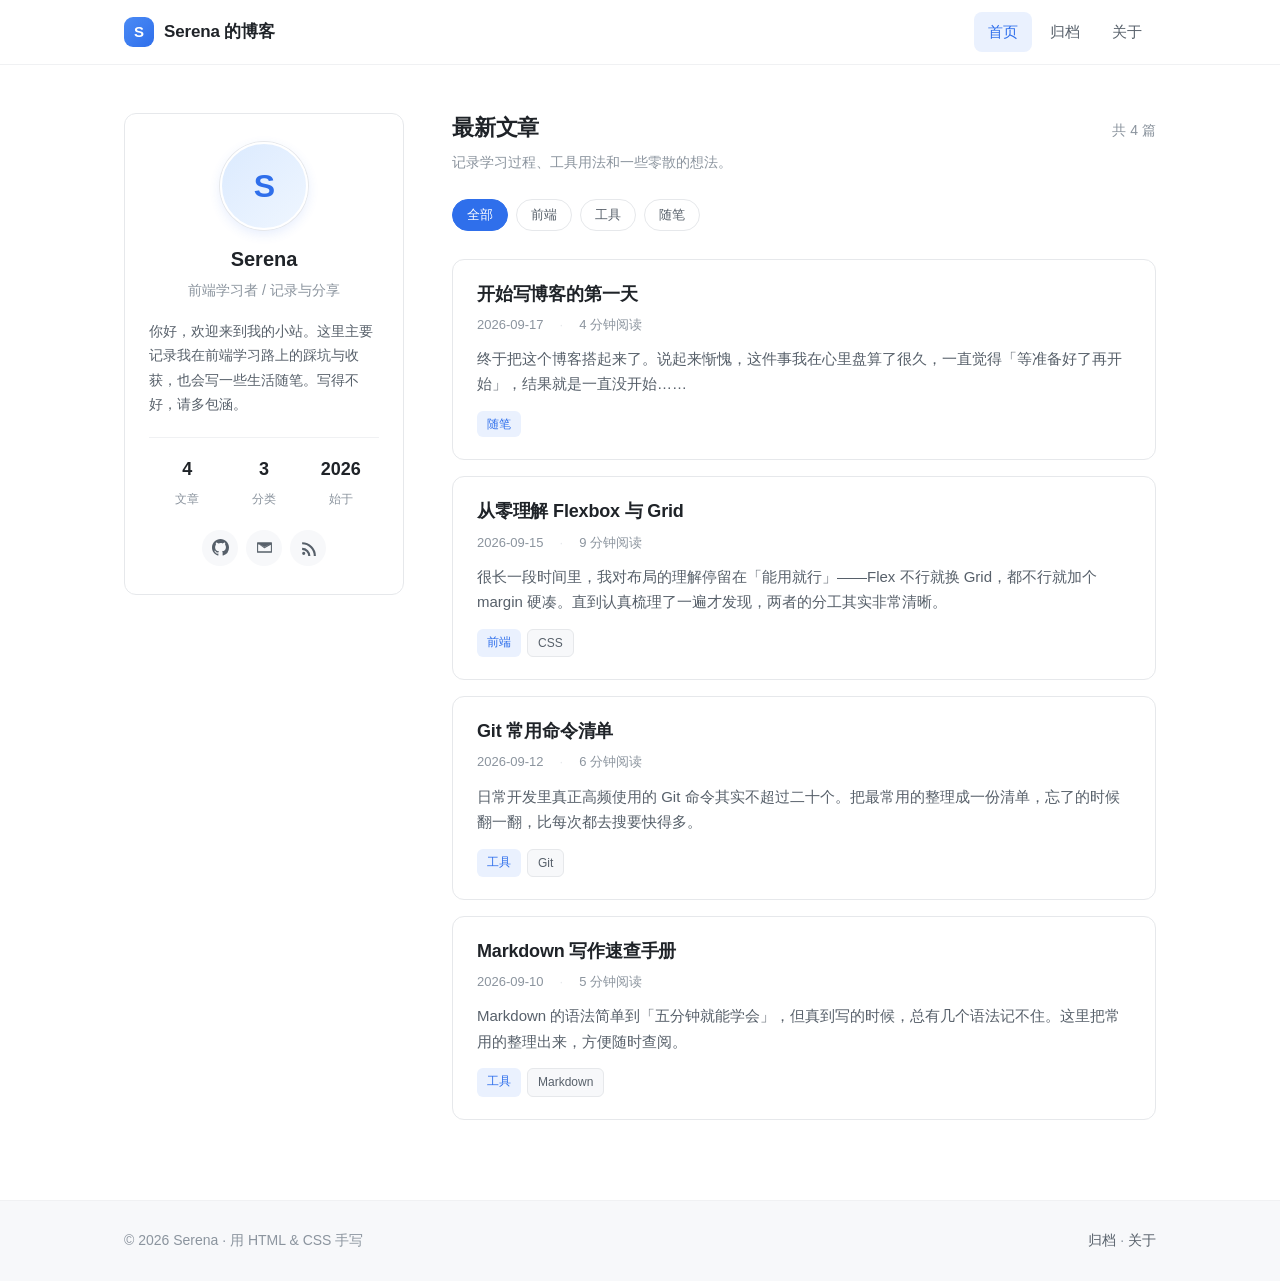
<file: index.html>
<!DOCTYPE html>
<html lang="zh-CN">
<head>
  <meta charset="UTF-8">
  <meta name="viewport" content="width=device-width, initial-scale=1.0">
  <title>Serena 的博客 · 首页</title>
  <meta name="description" content="一个记录学习、生活与思考的个人博客。">
  <link rel="stylesheet" href="assets/css/style.css">
</head>
<body>

  <header class="site-header">
    <div class="header-inner">
      <a class="brand" href="index.html">
        <span class="brand-mark">S</span>
        <span>Serena 的博客</span>
      </a>
      <button class="nav-toggle" type="button" aria-expanded="false" aria-controls="site-nav" aria-label="打开导航菜单">
        <span></span>
      </button>
      <nav class="site-nav" id="site-nav">
        <a href="index.html" class="active">首页</a>
        <a href="archive.html">归档</a>
        <a href="about.html">关于</a>
      </nav>
    </div>
  </header>

  <main class="site-main">
    <div class="container layout">

      <!-- 侧边个人卡片 -->
      <aside class="profile">
        <div class="avatar">S</div>
        <h1>Serena</h1>
        <p class="tagline">前端学习者 / 记录与分享</p>
        <p class="profile-bio">
          你好，欢迎来到我的小站。这里主要记录我在前端学习路上的踩坑与收获，也会写一些生活随笔。写得不好，请多包涵。
        </p>
        <div class="profile-stats">
          <div><strong>4</strong><span>文章</span></div>
          <div><strong>3</strong><span>分类</span></div>
          <div><strong>2026</strong><span>始于</span></div>
        </div>
        <div class="social-links">
          <a href="https://github.com/Serena-0223" target="_blank" rel="noopener" aria-label="GitHub">
            <svg viewBox="0 0 16 16" aria-hidden="true"><path d="M8 0C3.58 0 0 3.58 0 8c0 3.54 2.29 6.53 5.47 7.59.4.07.55-.17.55-.38 0-.19-.01-.82-.01-1.49-2.01.37-2.53-.49-2.69-.94-.09-.23-.48-.94-.82-1.13-.28-.15-.68-.52-.01-.53.63-.01 1.08.58 1.23.82.72 1.21 1.87.87 2.33.66.07-.52.28-.87.51-1.07-1.78-.2-3.64-.89-3.64-3.95 0-.87.31-1.59.82-2.15-.08-.2-.36-1.02.08-2.12 0 0 .67-.21 2.2.82a7.4 7.4 0 0 1 2-.27c.68 0 1.36.09 2 .27 1.53-1.04 2.2-.82 2.2-.82.44 1.1.16 1.92.08 2.12.51.56.82 1.27.82 2.15 0 3.07-1.87 3.75-3.65 3.95.29.25.54.73.54 1.48 0 1.07-.01 1.93-.01 2.2 0 .21.15.46.55.38A7.99 7.99 0 0 0 16 8c0-4.42-3.58-8-8-8Z"/></svg>
          </a>
          <a href="mailto:example@example.com" aria-label="邮箱">
            <svg viewBox="0 0 16 16" aria-hidden="true"><path d="M1.5 3h13a.5.5 0 0 1 .5.5v9a.5.5 0 0 1-.5.5h-13a.5.5 0 0 1-.5-.5v-9a.5.5 0 0 1 .5-.5ZM2 4.2v.05l6 3.4 6-3.4V4.2l-6 3.4L2 4.2ZM2.6 5 2 5.35V11.5h12V5.35L8.47 8.4a.5.5 0 0 1-.94 0L2.6 5Z"/></svg>
          </a>
          <a href="#" aria-label="RSS 订阅">
            <svg viewBox="0 0 16 16" aria-hidden="true"><path d="M3.5 12a1.5 1.5 0 1 1 0 3 1.5 1.5 0 0 1 0-3ZM2 8.2v2.05a5.75 5.75 0 0 1 5.75 5.75h2.05A7.8 7.8 0 0 0 2 8.2ZM2 3v2.05A10.95 10.95 0 0 1 12.95 16H15A13 13 0 0 0 2 3Z"/></svg>
          </a>
        </div>
      </aside>

      <!-- 文章列表 -->
      <section>
        <div class="section-head">
          <h2>最新文章</h2>
          <span class="count">共 4 篇</span>
        </div>
        <p class="section-desc">记录学习过程、工具用法和一些零散的想法。</p>

        <div class="filter-bar" id="filter-bar">
          <button class="filter-btn active" type="button" data-filter="all">全部</button>
          <button class="filter-btn" type="button" data-filter="前端">前端</button>
          <button class="filter-btn" type="button" data-filter="工具">工具</button>
          <button class="filter-btn" type="button" data-filter="随笔">随笔</button>
        </div>

        <ul class="post-list" id="post-list">
          <li class="post-card" data-tags="随笔">
            <h3><a href="posts/hello-world.html">开始写博客的第一天</a></h3>
            <div class="post-meta">
              <time datetime="2026-09-17">2026-09-17</time>
              <span class="dot"></span><span>4 分钟阅读</span>
            </div>
            <p class="post-excerpt">
              终于把这个博客搭起来了。说起来惭愧，这件事我在心里盘算了很久，一直觉得「等准备好了再开始」，结果就是一直没开始……
            </p>
            <div class="tag-list">
              <a class="tag" href="archive.html">随笔</a>
            </div>
          </li>

          <li class="post-card" data-tags="前端">
            <h3><a href="posts/css-flexbox-grid.html">从零理解 Flexbox 与 Grid</a></h3>
            <div class="post-meta">
              <time datetime="2026-09-15">2026-09-15</time>
              <span class="dot"></span><span>9 分钟阅读</span>
            </div>
            <p class="post-excerpt">
              很长一段时间里，我对布局的理解停留在「能用就行」——Flex 不行就换 Grid，都不行就加个 margin 硬凑。直到认真梳理了一遍才发现，两者的分工其实非常清晰。
            </p>
            <div class="tag-list">
              <a class="tag" href="archive.html">前端</a>
              <a class="tag tag-neutral" href="archive.html">CSS</a>
            </div>
          </li>

          <li class="post-card" data-tags="工具">
            <h3><a href="posts/git-commands.html">Git 常用命令清单</a></h3>
            <div class="post-meta">
              <time datetime="2026-09-12">2026-09-12</time>
              <span class="dot"></span><span>6 分钟阅读</span>
            </div>
            <p class="post-excerpt">
              日常开发里真正高频使用的 Git 命令其实不超过二十个。把最常用的整理成一份清单，忘了的时候翻一翻，比每次都去搜要快得多。
            </p>
            <div class="tag-list">
              <a class="tag" href="archive.html">工具</a>
              <a class="tag tag-neutral" href="archive.html">Git</a>
            </div>
          </li>

          <li class="post-card" data-tags="工具">
            <h3><a href="posts/markdown-guide.html">Markdown 写作速查手册</a></h3>
            <div class="post-meta">
              <time datetime="2026-09-10">2026-09-10</time>
              <span class="dot"></span><span>5 分钟阅读</span>
            </div>
            <p class="post-excerpt">
              Markdown 的语法简单到「五分钟就能学会」，但真到写的时候，总有几个语法记不住。这里把常用的整理出来，方便随时查阅。
            </p>
            <div class="tag-list">
              <a class="tag" href="archive.html">工具</a>
              <a class="tag tag-neutral" href="archive.html">Markdown</a>
            </div>
          </li>
        </ul>

        <p class="empty-state" id="empty-state" hidden>这个分类下还没有文章。</p>
      </section>

    </div>
  </main>

  <footer class="site-footer">
    <div class="footer-inner">
      <span>© 2026 Serena · 用 HTML &amp; CSS 手写</span>
      <span><a href="archive.html">归档</a> · <a href="about.html">关于</a></span>
    </div>
  </footer>

  <button class="to-top" type="button" aria-label="回到顶部">
    <svg viewBox="0 0 24 24" aria-hidden="true"><path d="M12 19V5M5 12l7-7 7 7"/></svg>
  </button>

  <script src="assets/js/main.js"></script>
</body>
</html>
</file>
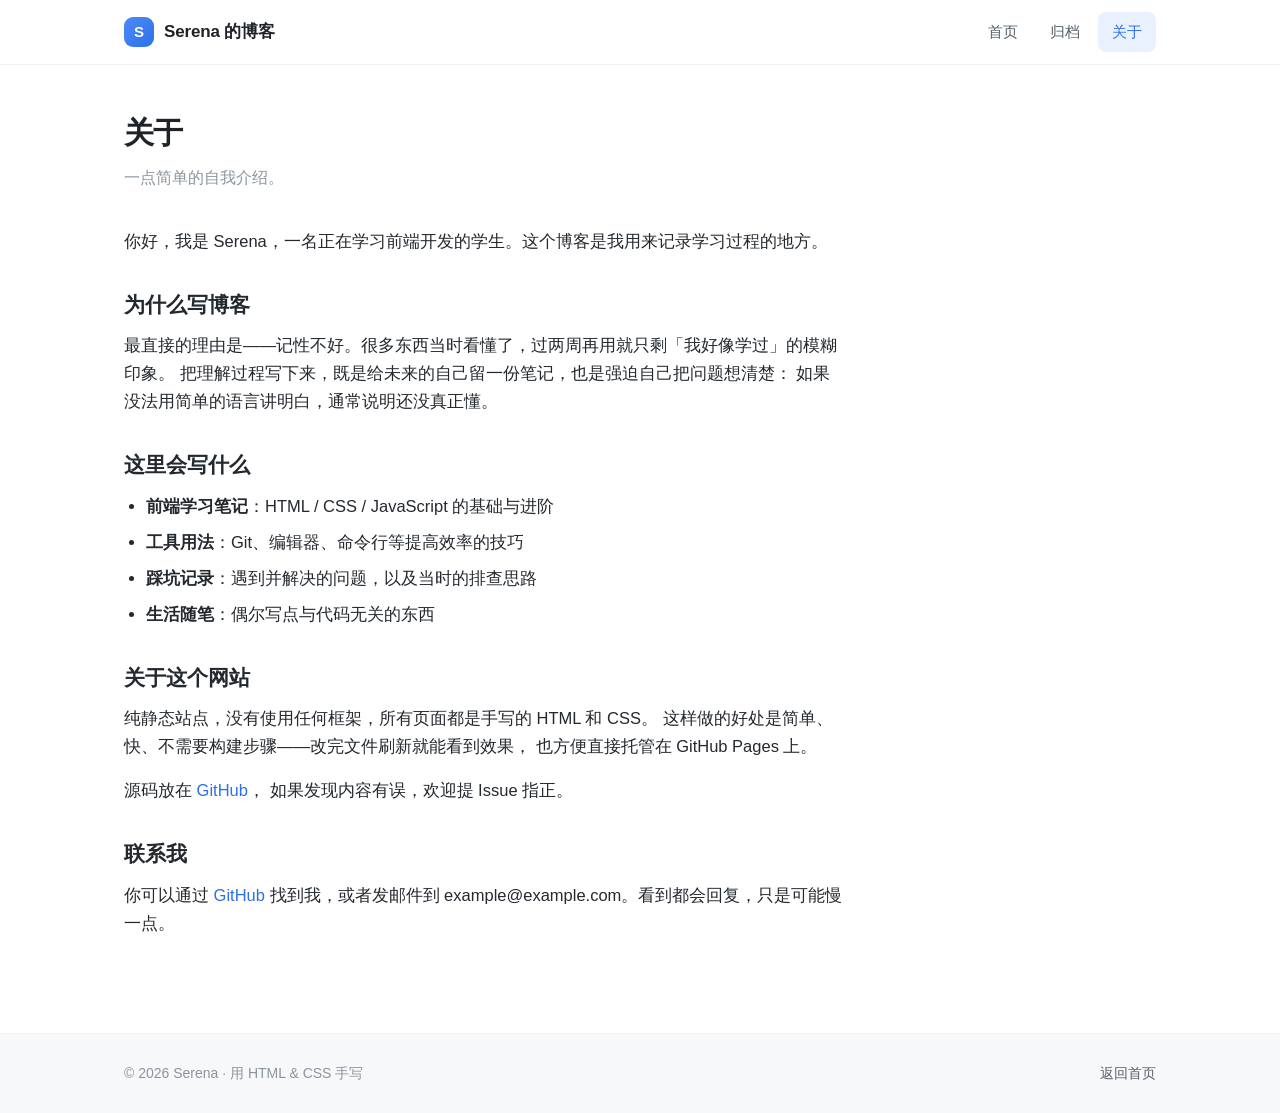
<file: about.html>
<!DOCTYPE html>
<html lang="zh-CN">
<head>
  <meta charset="UTF-8">
  <meta name="viewport" content="width=device-width, initial-scale=1.0">
  <title>关于 · Serena 的博客</title>
  <meta name="description" content="关于我和这个博客。">
  <link rel="stylesheet" href="assets/css/style.css">
</head>
<body>

  <header class="site-header">
    <div class="header-inner">
      <a class="brand" href="index.html">
        <span class="brand-mark">S</span>
        <span>Serena 的博客</span>
      </a>
      <button class="nav-toggle" type="button" aria-expanded="false" aria-controls="site-nav" aria-label="打开导航菜单">
        <span></span>
      </button>
      <nav class="site-nav" id="site-nav">
        <a href="index.html">首页</a>
        <a href="archive.html">归档</a>
        <a href="about.html" class="active">关于</a>
      </nav>
    </div>
  </header>

  <main class="site-main">
    <div class="container">
      <div class="page-header">
        <h1>关于</h1>
        <p>一点简单的自我介绍。</p>
      </div>

      <div class="prose">
        <p>你好，我是 Serena，一名正在学习前端开发的学生。这个博客是我用来记录学习过程的地方。</p>

        <h2>为什么写博客</h2>
        <p>
          最直接的理由是——记性不好。很多东西当时看懂了，过两周再用就只剩「我好像学过」的模糊印象。
          把理解过程写下来，既是给未来的自己留一份笔记，也是强迫自己把问题想清楚：
          如果没法用简单的语言讲明白，通常说明还没真正懂。
        </p>

        <h2>这里会写什么</h2>
        <ul>
          <li><strong>前端学习笔记</strong>：HTML / CSS / JavaScript 的基础与进阶</li>
          <li><strong>工具用法</strong>：Git、编辑器、命令行等提高效率的技巧</li>
          <li><strong>踩坑记录</strong>：遇到并解决的问题，以及当时的排查思路</li>
          <li><strong>生活随笔</strong>：偶尔写点与代码无关的东西</li>
        </ul>

        <h2>关于这个网站</h2>
        <p>
          纯静态站点，没有使用任何框架，所有页面都是手写的 HTML 和 CSS。
          这样做的好处是简单、快、不需要构建步骤——改完文件刷新就能看到效果，
          也方便直接托管在 GitHub Pages 上。
        </p>
        <p>
          源码放在 <a href="https://github.com/Serena-0223/personlweb-class-" target="_blank" rel="noopener">GitHub</a>，
          如果发现内容有误，欢迎提 Issue 指正。
        </p>

        <h2>联系我</h2>
        <p>
          你可以通过 <a href="https://github.com/Serena-0223" target="_blank" rel="noopener">GitHub</a>
          找到我，或者发邮件到 example@example.com。看到都会回复，只是可能慢一点。
        </p>
      </div>
    </div>
  </main>

  <footer class="site-footer">
    <div class="footer-inner">
      <span>© 2026 Serena · 用 HTML &amp; CSS 手写</span>
      <span><a href="index.html">返回首页</a></span>
    </div>
  </footer>

  <button class="to-top" type="button" aria-label="回到顶部">
    <svg viewBox="0 0 24 24" aria-hidden="true"><path d="M12 19V5M5 12l7-7 7 7"/></svg>
  </button>

  <script src="assets/js/main.js"></script>
</body>
</html>
</file>
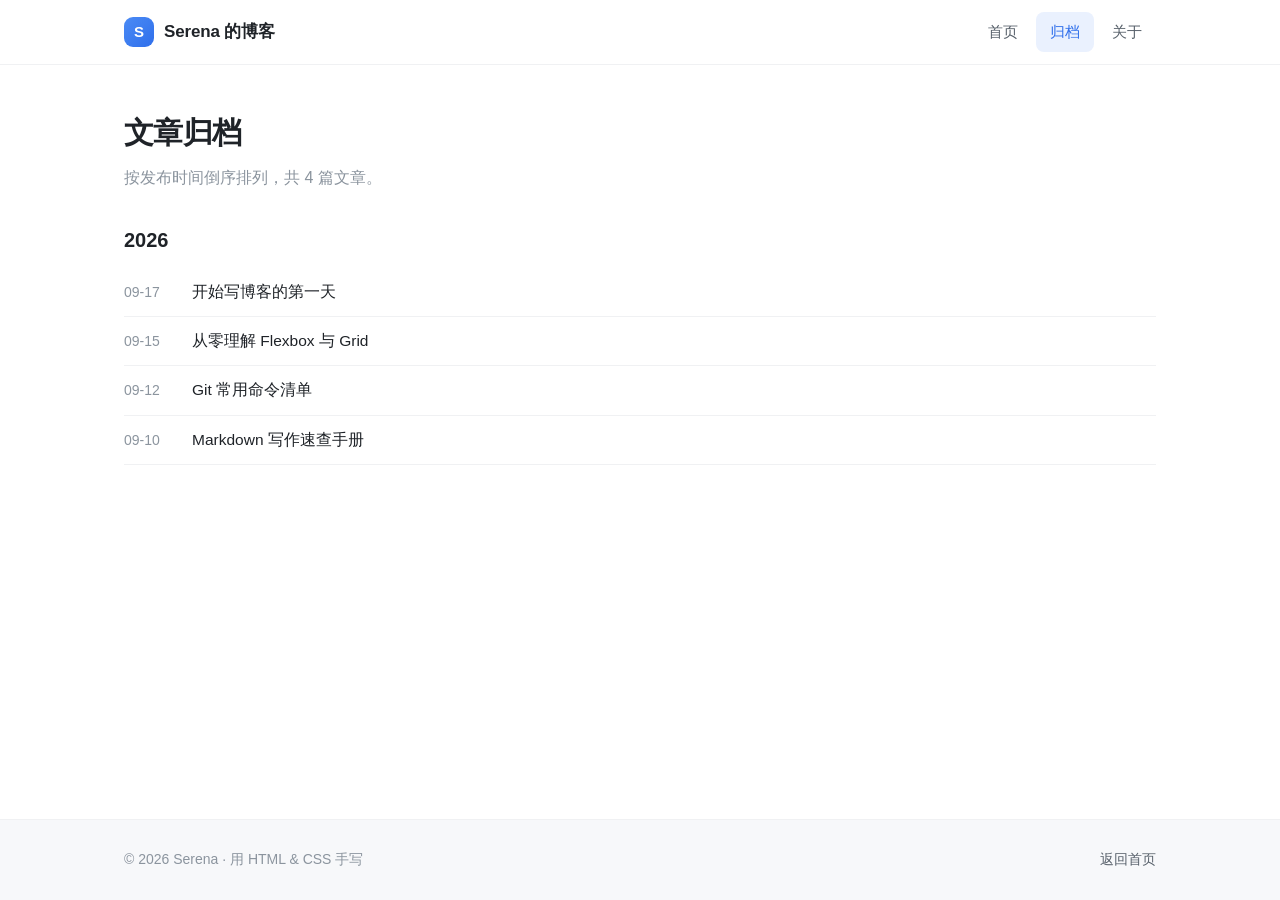
<file: archive.html>
<!DOCTYPE html>
<html lang="zh-CN">
<head>
  <meta charset="UTF-8">
  <meta name="viewport" content="width=device-width, initial-scale=1.0">
  <title>归档 · Serena 的博客</title>
  <meta name="description" content="全部文章按时间归档。">
  <link rel="stylesheet" href="assets/css/style.css">
</head>
<body>

  <header class="site-header">
    <div class="header-inner">
      <a class="brand" href="index.html">
        <span class="brand-mark">S</span>
        <span>Serena 的博客</span>
      </a>
      <button class="nav-toggle" type="button" aria-expanded="false" aria-controls="site-nav" aria-label="打开导航菜单">
        <span></span>
      </button>
      <nav class="site-nav" id="site-nav">
        <a href="index.html">首页</a>
        <a href="archive.html" class="active">归档</a>
        <a href="about.html">关于</a>
      </nav>
    </div>
  </header>

  <main class="site-main">
    <div class="container">
      <div class="page-header">
        <h1>文章归档</h1>
        <p>按发布时间倒序排列，共 4 篇文章。</p>
      </div>

      <div class="archive-group">
        <h2 class="archive-year">2026</h2>
        <ul class="archive-list">
          <li><time datetime="2026-09-17">09-17</time><a href="posts/hello-world.html">开始写博客的第一天</a></li>
          <li><time datetime="2026-09-15">09-15</time><a href="posts/css-flexbox-grid.html">从零理解 Flexbox 与 Grid</a></li>
          <li><time datetime="2026-09-12">09-12</time><a href="posts/git-commands.html">Git 常用命令清单</a></li>
          <li><time datetime="2026-09-10">09-10</time><a href="posts/markdown-guide.html">Markdown 写作速查手册</a></li>
        </ul>
      </div>
    </div>
  </main>

  <footer class="site-footer">
    <div class="footer-inner">
      <span>© 2026 Serena · 用 HTML &amp; CSS 手写</span>
      <span><a href="index.html">返回首页</a></span>
    </div>
  </footer>

  <button class="to-top" type="button" aria-label="回到顶部">
    <svg viewBox="0 0 24 24" aria-hidden="true"><path d="M12 19V5M5 12l7-7 7 7"/></svg>
  </button>

  <script src="assets/js/main.js"></script>
</body>
</html>
</file>
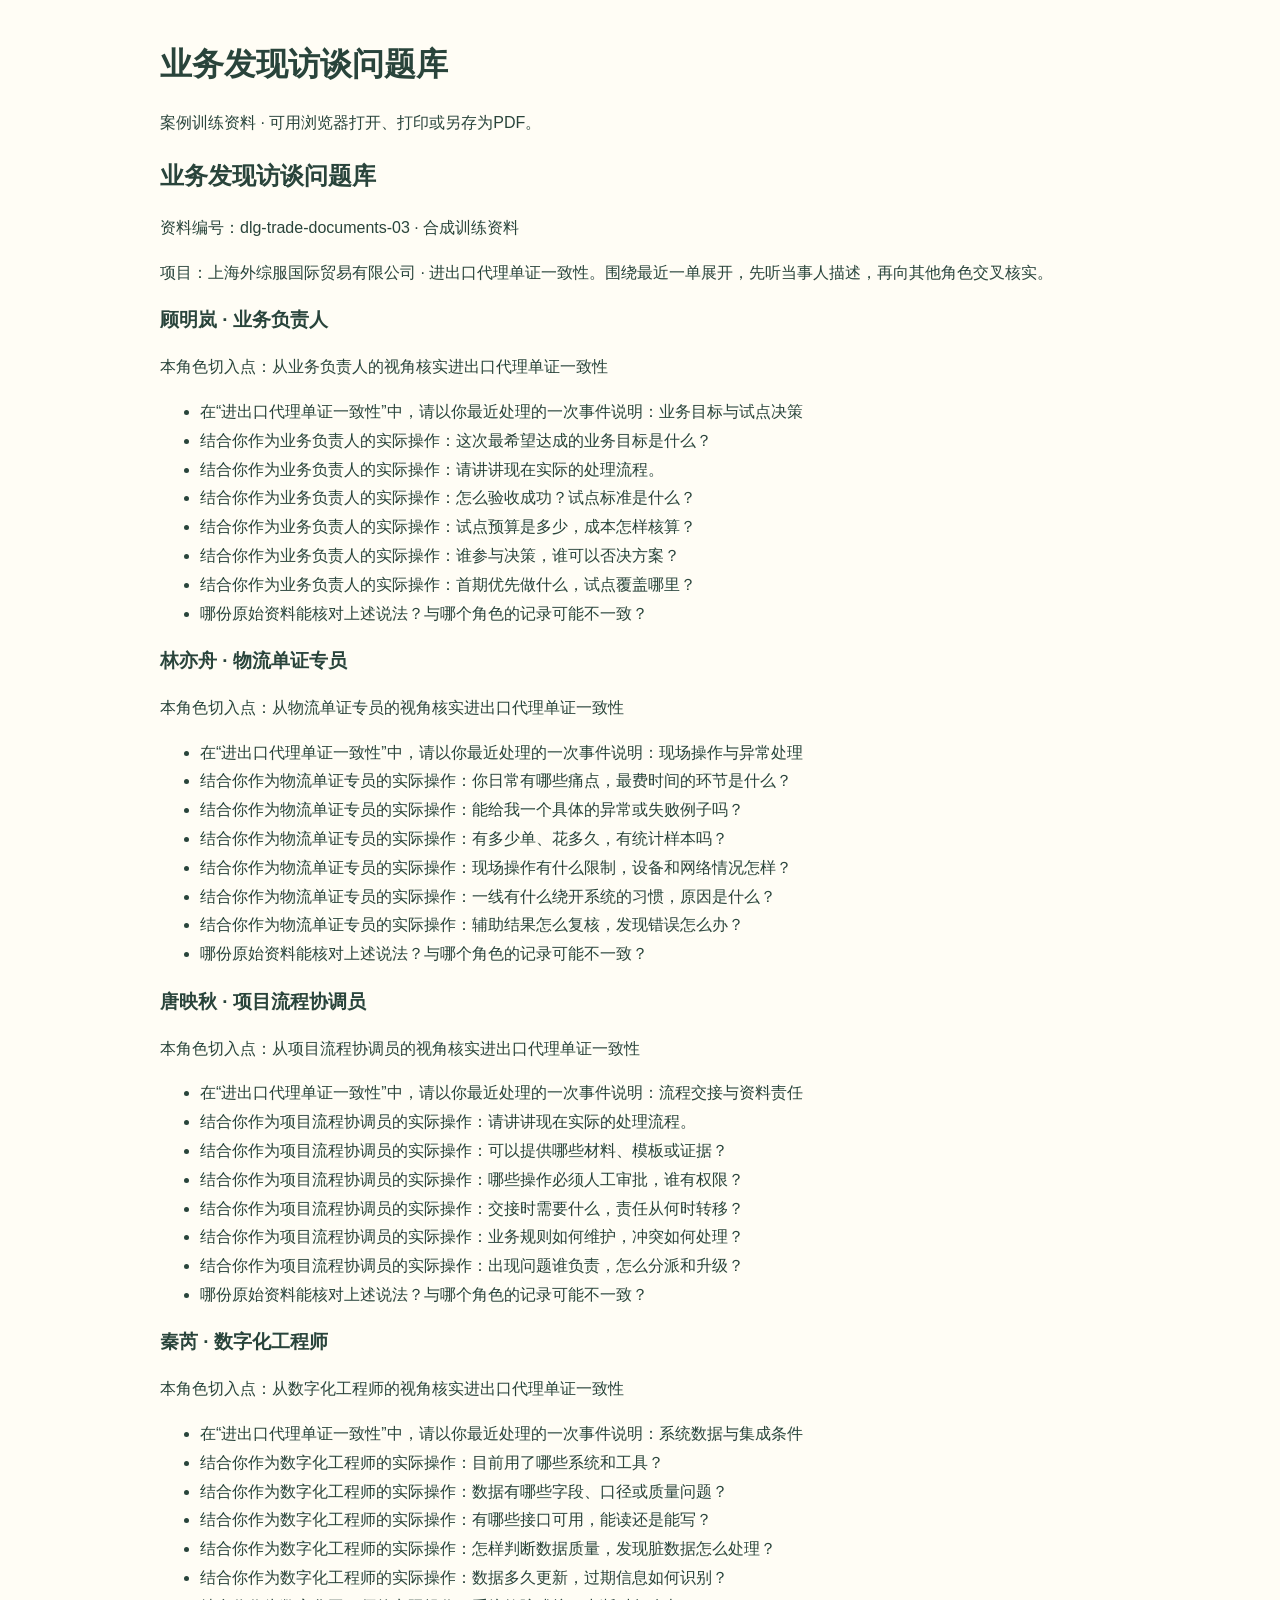
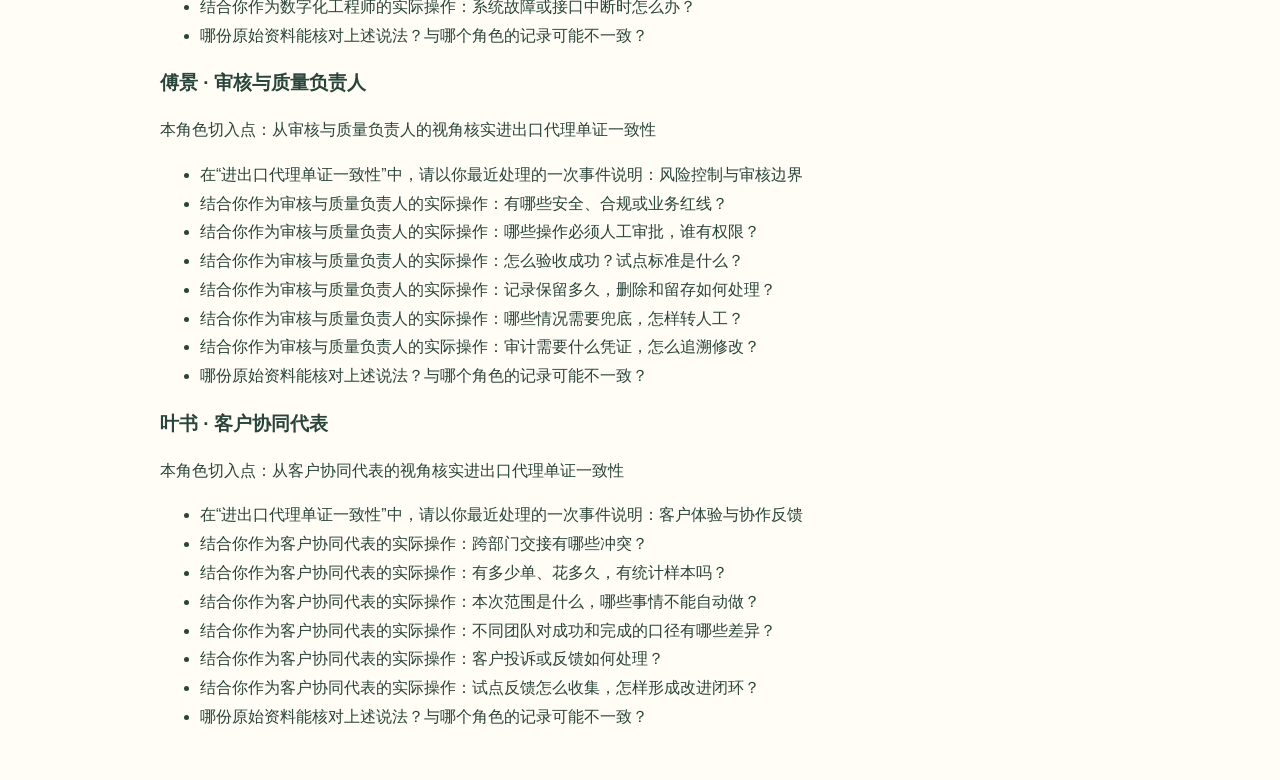
<file: 业务发现访谈问题库.html>
<!doctype html><html lang="zh-CN"><head><meta charset="utf-8"><title>业务发现访谈问题库</title><style>body{max-width:960px;margin:40px auto;padding:0 24px;font:16px/1.8 "Microsoft YaHei",sans-serif;color:#29443b;background:#fffdf5}h1,h2,h3{line-height:1.5}table{border-collapse:collapse;width:100%}td,th{border:1px solid #cbd4bf;padding:10px;text-align:left}section{margin-bottom:48px}blockquote{border-left:4px solid #7a9474;padding-left:18px}a{color:#2d654f}@media print{body{background:white;margin:0;max-width:none}section+section{break-before:page}}</style></head><body><h1>业务发现访谈问题库</h1><p>案例训练资料 · 可用浏览器打开、打印或另存为PDF。</p><section><h2>业务发现访谈问题库</h2><p class="hint">资料编号：dlg-trade-documents-03 · 合成训练资料</p><p>项目：上海外综服国际贸易有限公司 · 进出口代理单证一致性。围绕最近一单展开，先听当事人描述，再向其他角色交叉核实。</p><h3>顾明岚 · 业务负责人</h3><p>本角色切入点：从业务负责人的视角核实进出口代理单证一致性</p><ul><li>在“进出口代理单证一致性”中，请以你最近处理的一次事件说明：业务目标与试点决策</li><li>结合你作为业务负责人的实际操作：这次最希望达成的业务目标是什么？</li><li>结合你作为业务负责人的实际操作：请讲讲现在实际的处理流程。</li><li>结合你作为业务负责人的实际操作：怎么验收成功？试点标准是什么？</li><li>结合你作为业务负责人的实际操作：试点预算是多少，成本怎样核算？</li><li>结合你作为业务负责人的实际操作：谁参与决策，谁可以否决方案？</li><li>结合你作为业务负责人的实际操作：首期优先做什么，试点覆盖哪里？</li><li>哪份原始资料能核对上述说法？与哪个角色的记录可能不一致？</li></ul><h3>林亦舟 · 物流单证专员</h3><p>本角色切入点：从物流单证专员的视角核实进出口代理单证一致性</p><ul><li>在“进出口代理单证一致性”中，请以你最近处理的一次事件说明：现场操作与异常处理</li><li>结合你作为物流单证专员的实际操作：你日常有哪些痛点，最费时间的环节是什么？</li><li>结合你作为物流单证专员的实际操作：能给我一个具体的异常或失败例子吗？</li><li>结合你作为物流单证专员的实际操作：有多少单、花多久，有统计样本吗？</li><li>结合你作为物流单证专员的实际操作：现场操作有什么限制，设备和网络情况怎样？</li><li>结合你作为物流单证专员的实际操作：一线有什么绕开系统的习惯，原因是什么？</li><li>结合你作为物流单证专员的实际操作：辅助结果怎么复核，发现错误怎么办？</li><li>哪份原始资料能核对上述说法？与哪个角色的记录可能不一致？</li></ul><h3>唐映秋 · 项目流程协调员</h3><p>本角色切入点：从项目流程协调员的视角核实进出口代理单证一致性</p><ul><li>在“进出口代理单证一致性”中，请以你最近处理的一次事件说明：流程交接与资料责任</li><li>结合你作为项目流程协调员的实际操作：请讲讲现在实际的处理流程。</li><li>结合你作为项目流程协调员的实际操作：可以提供哪些材料、模板或证据？</li><li>结合你作为项目流程协调员的实际操作：哪些操作必须人工审批，谁有权限？</li><li>结合你作为项目流程协调员的实际操作：交接时需要什么，责任从何时转移？</li><li>结合你作为项目流程协调员的实际操作：业务规则如何维护，冲突如何处理？</li><li>结合你作为项目流程协调员的实际操作：出现问题谁负责，怎么分派和升级？</li><li>哪份原始资料能核对上述说法？与哪个角色的记录可能不一致？</li></ul><h3>秦芮 · 数字化工程师</h3><p>本角色切入点：从数字化工程师的视角核实进出口代理单证一致性</p><ul><li>在“进出口代理单证一致性”中，请以你最近处理的一次事件说明：系统数据与集成条件</li><li>结合你作为数字化工程师的实际操作：目前用了哪些系统和工具？</li><li>结合你作为数字化工程师的实际操作：数据有哪些字段、口径或质量问题？</li><li>结合你作为数字化工程师的实际操作：有哪些接口可用，能读还是能写？</li><li>结合你作为数字化工程师的实际操作：怎样判断数据质量，发现脏数据怎么处理？</li><li>结合你作为数字化工程师的实际操作：数据多久更新，过期信息如何识别？</li><li>结合你作为数字化工程师的实际操作：系统故障或接口中断时怎么办？</li><li>哪份原始资料能核对上述说法？与哪个角色的记录可能不一致？</li></ul><h3>傅景 · 审核与质量负责人</h3><p>本角色切入点：从审核与质量负责人的视角核实进出口代理单证一致性</p><ul><li>在“进出口代理单证一致性”中，请以你最近处理的一次事件说明：风险控制与审核边界</li><li>结合你作为审核与质量负责人的实际操作：有哪些安全、合规或业务红线？</li><li>结合你作为审核与质量负责人的实际操作：哪些操作必须人工审批，谁有权限？</li><li>结合你作为审核与质量负责人的实际操作：怎么验收成功？试点标准是什么？</li><li>结合你作为审核与质量负责人的实际操作：记录保留多久，删除和留存如何处理？</li><li>结合你作为审核与质量负责人的实际操作：哪些情况需要兜底，怎样转人工？</li><li>结合你作为审核与质量负责人的实际操作：审计需要什么凭证，怎么追溯修改？</li><li>哪份原始资料能核对上述说法？与哪个角色的记录可能不一致？</li></ul><h3>叶书 · 客户协同代表</h3><p>本角色切入点：从客户协同代表的视角核实进出口代理单证一致性</p><ul><li>在“进出口代理单证一致性”中，请以你最近处理的一次事件说明：客户体验与协作反馈</li><li>结合你作为客户协同代表的实际操作：跨部门交接有哪些冲突？</li><li>结合你作为客户协同代表的实际操作：有多少单、花多久，有统计样本吗？</li><li>结合你作为客户协同代表的实际操作：本次范围是什么，哪些事情不能自动做？</li><li>结合你作为客户协同代表的实际操作：不同团队对成功和完成的口径有哪些差异？</li><li>结合你作为客户协同代表的实际操作：客户投诉或反馈如何处理？</li><li>结合你作为客户协同代表的实际操作：试点反馈怎么收集，怎样形成改进闭环？</li><li>哪份原始资料能核对上述说法？与哪个角色的记录可能不一致？</li></ul></section></body></html>
</file>
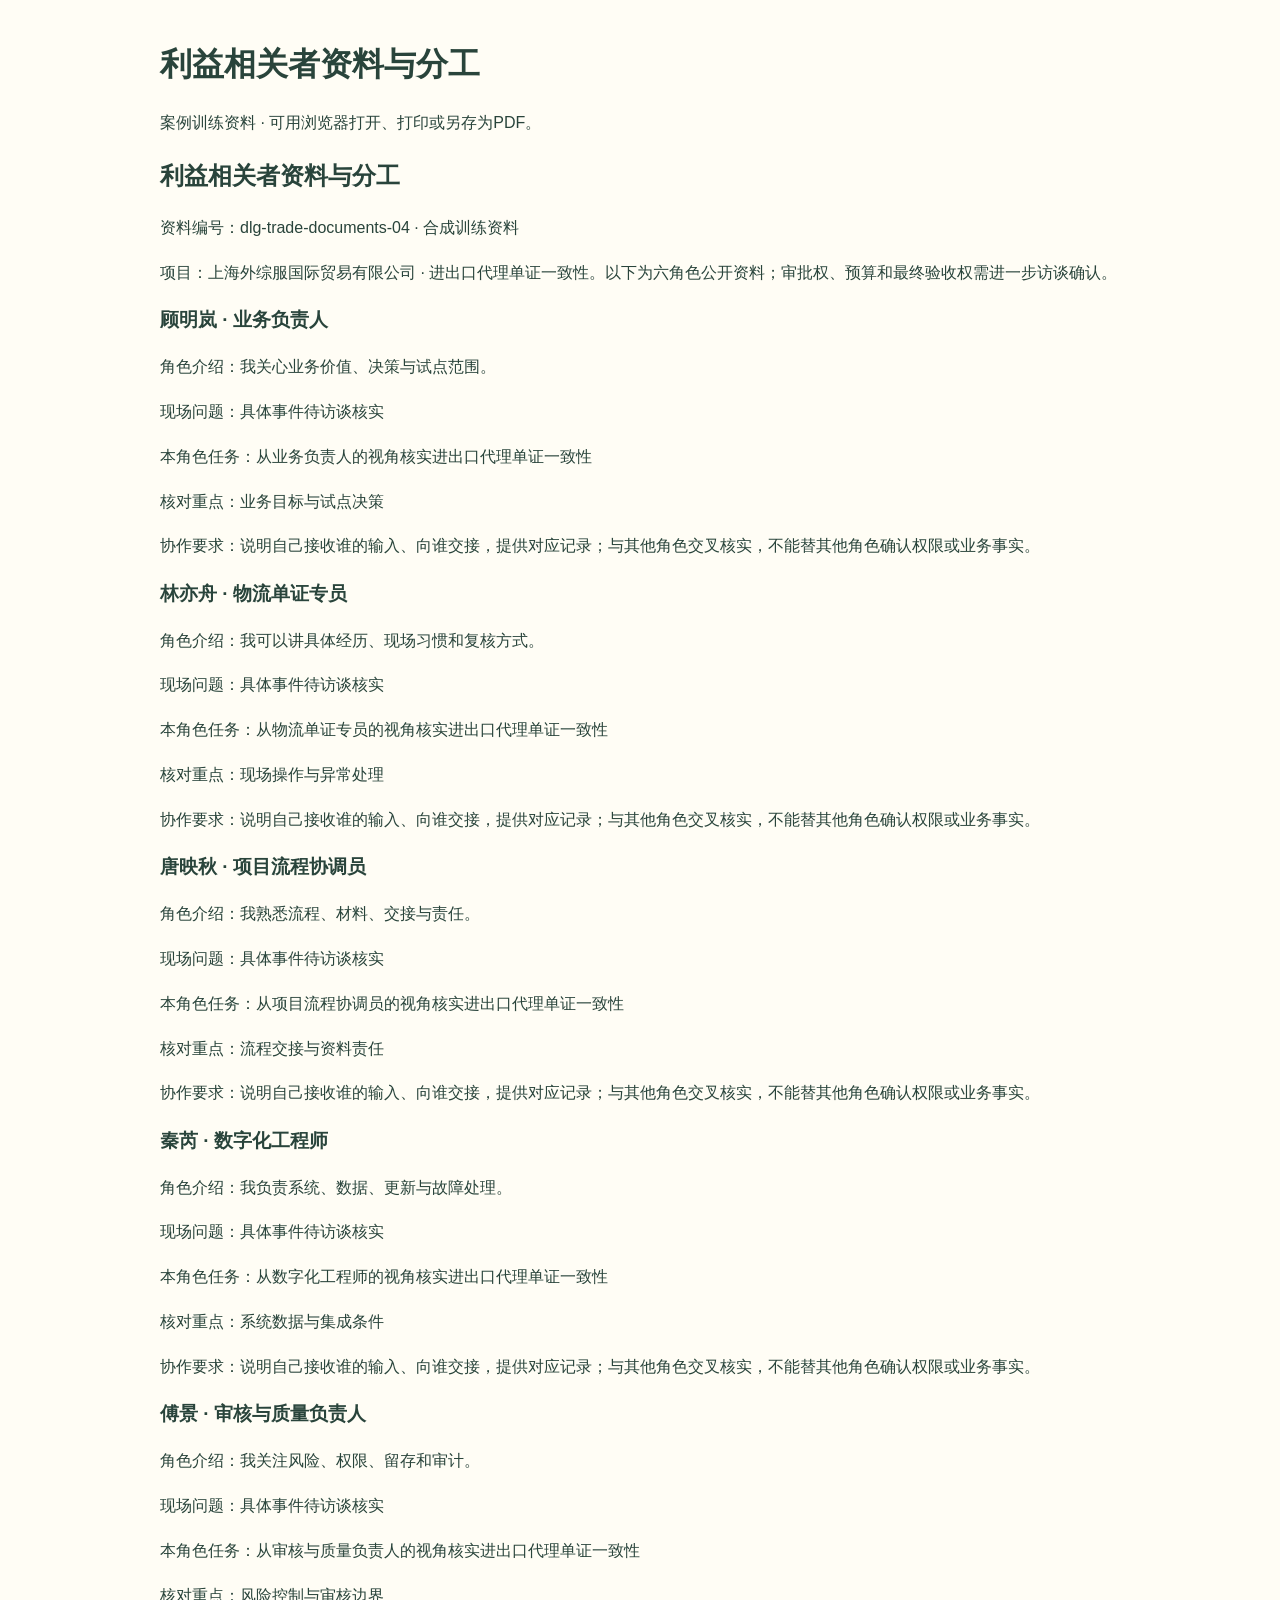
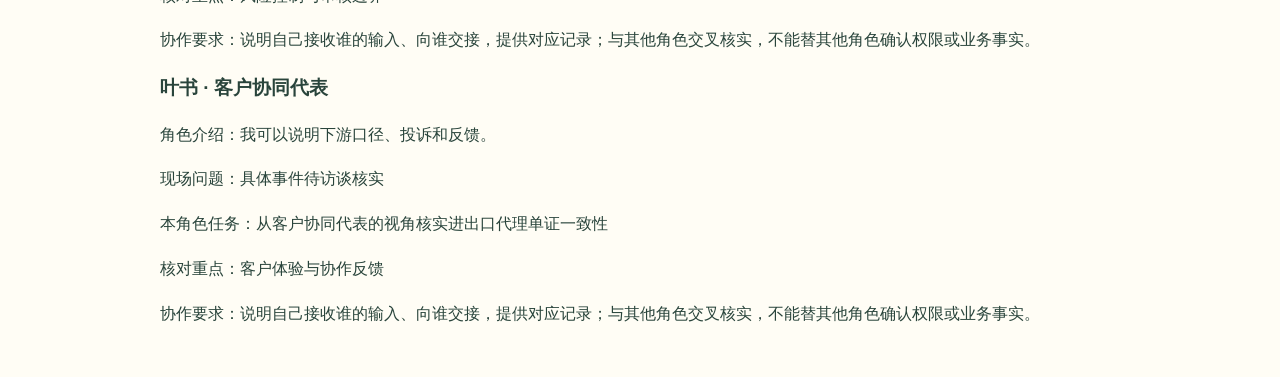
<file: 利益相关者资料与分工.html>
<!doctype html><html lang="zh-CN"><head><meta charset="utf-8"><title>利益相关者资料与分工</title><style>body{max-width:960px;margin:40px auto;padding:0 24px;font:16px/1.8 "Microsoft YaHei",sans-serif;color:#29443b;background:#fffdf5}h1,h2,h3{line-height:1.5}table{border-collapse:collapse;width:100%}td,th{border:1px solid #cbd4bf;padding:10px;text-align:left}section{margin-bottom:48px}blockquote{border-left:4px solid #7a9474;padding-left:18px}a{color:#2d654f}@media print{body{background:white;margin:0;max-width:none}section+section{break-before:page}}</style></head><body><h1>利益相关者资料与分工</h1><p>案例训练资料 · 可用浏览器打开、打印或另存为PDF。</p><section><h2>利益相关者资料与分工</h2><p class="hint">资料编号：dlg-trade-documents-04 · 合成训练资料</p><p>项目：上海外综服国际贸易有限公司 · 进出口代理单证一致性。以下为六角色公开资料；审批权、预算和最终验收权需进一步访谈确认。</p><article><h3>顾明岚 · 业务负责人</h3><p>角色介绍：我关心业务价值、决策与试点范围。</p><p>现场问题：具体事件待访谈核实</p><p>本角色任务：从业务负责人的视角核实进出口代理单证一致性</p><p>核对重点：业务目标与试点决策</p><p>协作要求：说明自己接收谁的输入、向谁交接，提供对应记录；与其他角色交叉核实，不能替其他角色确认权限或业务事实。</p></article><article><h3>林亦舟 · 物流单证专员</h3><p>角色介绍：我可以讲具体经历、现场习惯和复核方式。</p><p>现场问题：具体事件待访谈核实</p><p>本角色任务：从物流单证专员的视角核实进出口代理单证一致性</p><p>核对重点：现场操作与异常处理</p><p>协作要求：说明自己接收谁的输入、向谁交接，提供对应记录；与其他角色交叉核实，不能替其他角色确认权限或业务事实。</p></article><article><h3>唐映秋 · 项目流程协调员</h3><p>角色介绍：我熟悉流程、材料、交接与责任。</p><p>现场问题：具体事件待访谈核实</p><p>本角色任务：从项目流程协调员的视角核实进出口代理单证一致性</p><p>核对重点：流程交接与资料责任</p><p>协作要求：说明自己接收谁的输入、向谁交接，提供对应记录；与其他角色交叉核实，不能替其他角色确认权限或业务事实。</p></article><article><h3>秦芮 · 数字化工程师</h3><p>角色介绍：我负责系统、数据、更新与故障处理。</p><p>现场问题：具体事件待访谈核实</p><p>本角色任务：从数字化工程师的视角核实进出口代理单证一致性</p><p>核对重点：系统数据与集成条件</p><p>协作要求：说明自己接收谁的输入、向谁交接，提供对应记录；与其他角色交叉核实，不能替其他角色确认权限或业务事实。</p></article><article><h3>傅景 · 审核与质量负责人</h3><p>角色介绍：我关注风险、权限、留存和审计。</p><p>现场问题：具体事件待访谈核实</p><p>本角色任务：从审核与质量负责人的视角核实进出口代理单证一致性</p><p>核对重点：风险控制与审核边界</p><p>协作要求：说明自己接收谁的输入、向谁交接，提供对应记录；与其他角色交叉核实，不能替其他角色确认权限或业务事实。</p></article><article><h3>叶书 · 客户协同代表</h3><p>角色介绍：我可以说明下游口径、投诉和反馈。</p><p>现场问题：具体事件待访谈核实</p><p>本角色任务：从客户协同代表的视角核实进出口代理单证一致性</p><p>核对重点：客户体验与协作反馈</p><p>协作要求：说明自己接收谁的输入、向谁交接，提供对应记录；与其他角色交叉核实，不能替其他角色确认权限或业务事实。</p></article></section></body></html>
</file>
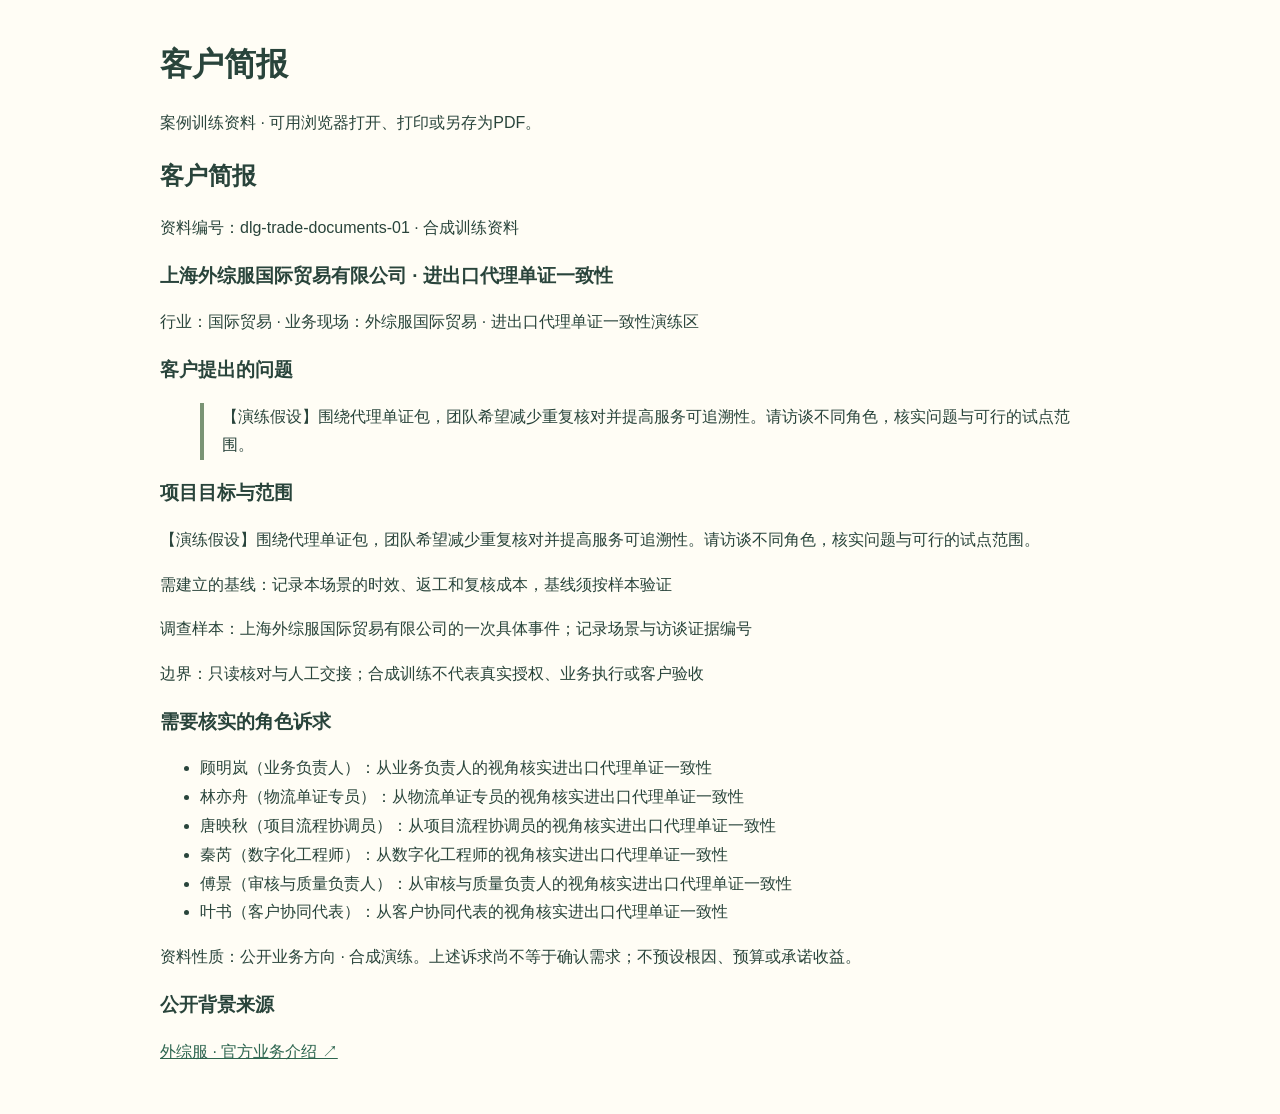
<file: 客户简报.html>
<!doctype html><html lang="zh-CN"><head><meta charset="utf-8"><title>客户简报</title><style>body{max-width:960px;margin:40px auto;padding:0 24px;font:16px/1.8 "Microsoft YaHei",sans-serif;color:#29443b;background:#fffdf5}h1,h2,h3{line-height:1.5}table{border-collapse:collapse;width:100%}td,th{border:1px solid #cbd4bf;padding:10px;text-align:left}section{margin-bottom:48px}blockquote{border-left:4px solid #7a9474;padding-left:18px}a{color:#2d654f}@media print{body{background:white;margin:0;max-width:none}section+section{break-before:page}}</style></head><body><h1>客户简报</h1><p>案例训练资料 · 可用浏览器打开、打印或另存为PDF。</p><section><h2>客户简报</h2><p class="hint">资料编号：dlg-trade-documents-01 · 合成训练资料</p><h3>上海外综服国际贸易有限公司 · 进出口代理单证一致性</h3><p>行业：国际贸易 · 业务现场：外综服国际贸易 · 进出口代理单证一致性演练区</p><h3>客户提出的问题</h3><blockquote>【演练假设】围绕代理单证包，团队希望减少重复核对并提高服务可追溯性。请访谈不同角色，核实问题与可行的试点范围。</blockquote><h3>项目目标与范围</h3><p>【演练假设】围绕代理单证包，团队希望减少重复核对并提高服务可追溯性。请访谈不同角色，核实问题与可行的试点范围。</p><p>需建立的基线：记录本场景的时效、返工和复核成本，基线须按样本验证</p><p>调查样本：上海外综服国际贸易有限公司的一次具体事件；记录场景与访谈证据编号</p><p>边界：只读核对与人工交接；合成训练不代表真实授权、业务执行或客户验收</p><h3>需要核实的角色诉求</h3><ul><li>顾明岚（业务负责人）：从业务负责人的视角核实进出口代理单证一致性</li><li>林亦舟（物流单证专员）：从物流单证专员的视角核实进出口代理单证一致性</li><li>唐映秋（项目流程协调员）：从项目流程协调员的视角核实进出口代理单证一致性</li><li>秦芮（数字化工程师）：从数字化工程师的视角核实进出口代理单证一致性</li><li>傅景（审核与质量负责人）：从审核与质量负责人的视角核实进出口代理单证一致性</li><li>叶书（客户协同代表）：从客户协同代表的视角核实进出口代理单证一致性</li></ul><p>资料性质：公开业务方向 · 合成演练。上述诉求尚不等于确认需求；不预设根因、预算或承诺收益。</p><h3>公开背景来源</h3><p><a href="https://www.waizongfu.com/" target="_blank" rel="noopener">外综服 · 官方业务介绍 ↗</a></p></section></body></html>
</file>
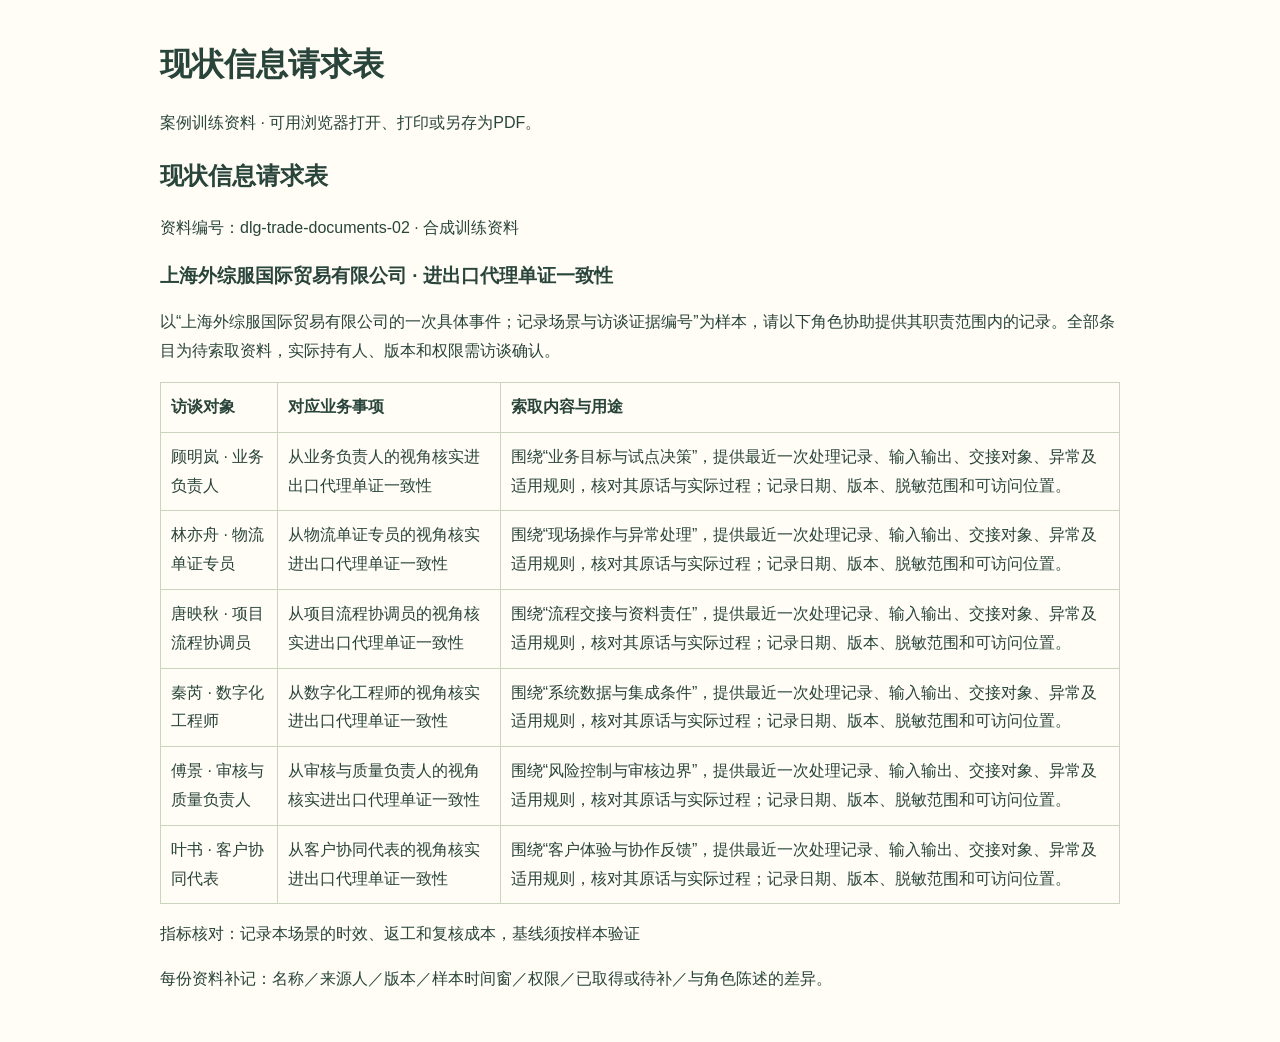
<file: 现状信息请求表.html>
<!doctype html><html lang="zh-CN"><head><meta charset="utf-8"><title>现状信息请求表</title><style>body{max-width:960px;margin:40px auto;padding:0 24px;font:16px/1.8 "Microsoft YaHei",sans-serif;color:#29443b;background:#fffdf5}h1,h2,h3{line-height:1.5}table{border-collapse:collapse;width:100%}td,th{border:1px solid #cbd4bf;padding:10px;text-align:left}section{margin-bottom:48px}blockquote{border-left:4px solid #7a9474;padding-left:18px}a{color:#2d654f}@media print{body{background:white;margin:0;max-width:none}section+section{break-before:page}}</style></head><body><h1>现状信息请求表</h1><p>案例训练资料 · 可用浏览器打开、打印或另存为PDF。</p><section><h2>现状信息请求表</h2><p class="hint">资料编号：dlg-trade-documents-02 · 合成训练资料</p><h3>上海外综服国际贸易有限公司 · 进出口代理单证一致性</h3><p>以“上海外综服国际贸易有限公司的一次具体事件；记录场景与访谈证据编号”为样本，请以下角色协助提供其职责范围内的记录。全部条目为待索取资料，实际持有人、版本和权限需访谈确认。</p><table><thead><tr><th>访谈对象</th><th>对应业务事项</th><th>索取内容与用途</th></tr></thead><tbody><tr><td>顾明岚 · 业务负责人</td><td>从业务负责人的视角核实进出口代理单证一致性</td><td>围绕“业务目标与试点决策”，提供最近一次处理记录、输入输出、交接对象、异常及适用规则，核对其原话与实际过程；记录日期、版本、脱敏范围和可访问位置。</td></tr><tr><td>林亦舟 · 物流单证专员</td><td>从物流单证专员的视角核实进出口代理单证一致性</td><td>围绕“现场操作与异常处理”，提供最近一次处理记录、输入输出、交接对象、异常及适用规则，核对其原话与实际过程；记录日期、版本、脱敏范围和可访问位置。</td></tr><tr><td>唐映秋 · 项目流程协调员</td><td>从项目流程协调员的视角核实进出口代理单证一致性</td><td>围绕“流程交接与资料责任”，提供最近一次处理记录、输入输出、交接对象、异常及适用规则，核对其原话与实际过程；记录日期、版本、脱敏范围和可访问位置。</td></tr><tr><td>秦芮 · 数字化工程师</td><td>从数字化工程师的视角核实进出口代理单证一致性</td><td>围绕“系统数据与集成条件”，提供最近一次处理记录、输入输出、交接对象、异常及适用规则，核对其原话与实际过程；记录日期、版本、脱敏范围和可访问位置。</td></tr><tr><td>傅景 · 审核与质量负责人</td><td>从审核与质量负责人的视角核实进出口代理单证一致性</td><td>围绕“风险控制与审核边界”，提供最近一次处理记录、输入输出、交接对象、异常及适用规则，核对其原话与实际过程；记录日期、版本、脱敏范围和可访问位置。</td></tr><tr><td>叶书 · 客户协同代表</td><td>从客户协同代表的视角核实进出口代理单证一致性</td><td>围绕“客户体验与协作反馈”，提供最近一次处理记录、输入输出、交接对象、异常及适用规则，核对其原话与实际过程；记录日期、版本、脱敏范围和可访问位置。</td></tr></tbody></table><p>指标核对：记录本场景的时效、返工和复核成本，基线须按样本验证</p><p>每份资料补记：名称／来源人／版本／样本时间窗／权限／已取得或待补／与角色陈述的差异。</p></section></body></html>
</file>
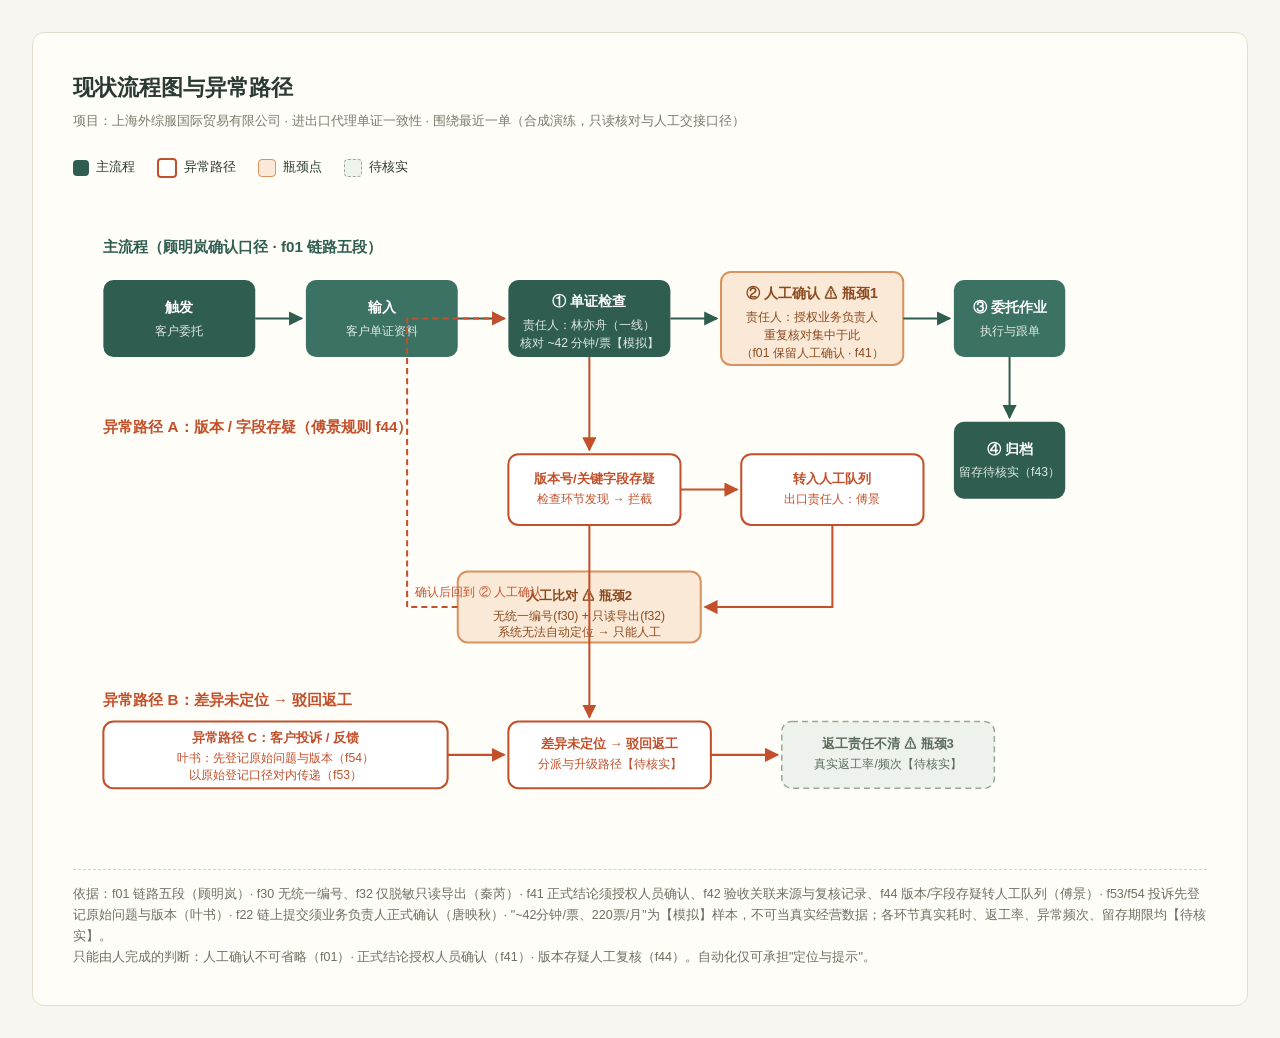
<file: 现状流程图与异常路径.html>
<!doctype html>
<html lang="zh-CN">
<head>
<meta charset="utf-8">
<title>现状流程图与异常路径 · 上海外综服 · 进出口代理单证一致性</title>
<style>
  body{margin:0;padding:32px;background:#f7f6f1;font:15px/1.7 "Microsoft YaHei",sans-serif;color:#2b3a33;}
  .wrap{max-width:1180px;margin:0 auto;background:#fffdf7;border:1px solid #e3ddcc;border-radius:12px;padding:36px 40px;}
  h1{font-size:22px;margin:0 0 4px;}
  .sub{color:#7a7a6c;font-size:13px;margin-bottom:24px;}
  .legend{display:flex;gap:22px;flex-wrap:wrap;margin:0 0 20px;font-size:13px;}
  .legend span{display:inline-flex;align-items:center;gap:7px;}
  .sw{width:16px;height:16px;border-radius:4px;display:inline-block;}
  svg{display:block;width:100%;height:auto;}
  .foot{margin-top:22px;padding-top:14px;border-top:1px dashed #d8d2c0;font-size:12.5px;color:#6f6f62;}
  @media print{body{background:#fff;padding:0}.wrap{border:none}}
</style>
</head>
<body>
<div class="wrap">
  <h1>现状流程图与异常路径</h1>
  <div class="sub">项目：上海外综服国际贸易有限公司 · 进出口代理单证一致性 · 围绕最近一单（合成演练，只读核对与人工交接口径）</div>

  <div class="legend">
    <span><span class="sw" style="background:#2f5d50"></span>主流程</span>
    <span><span class="sw" style="background:#fff;border:2px solid #c2502a"></span>异常路径</span>
    <span><span class="sw" style="background:#fbe9d7;border:1px solid #d9925f"></span>瓶颈点</span>
    <span><span class="sw" style="background:#eef2ec;border:1px dashed #9aa89b"></span>待核实</span>
  </div>

  <svg viewBox="0 0 1120 640" xmlns="http://www.w3.org/2000/svg" font-family="Microsoft YaHei,sans-serif">
    <defs>
      <marker id="arr" viewBox="0 0 10 10" refX="9" refY="5" markerWidth="7" markerHeight="7" orient="auto-start-reverse">
        <path d="M0,0 L10,5 L0,10 z" fill="#2f5d50"/>
      </marker>
      <marker id="arrR" viewBox="0 0 10 10" refX="9" refY="5" markerWidth="7" markerHeight="7" orient="auto-start-reverse">
        <path d="M0,0 L10,5 L0,10 z" fill="#c2502a"/>
      </marker>
    </defs>

    <!-- ===== 主流程 ===== -->
    <text x="30" y="52" font-size="15" font-weight="bold" fill="#2f5d50">主流程（顾明岚确认口径 · f01 链路五段）</text>

    <!-- 触发 -->
    <rect x="30" y="80" width="150" height="76" rx="10" fill="#2f5d50"/>
    <text x="105" y="112" text-anchor="middle" fill="#fff" font-size="14" font-weight="bold">触发</text>
    <text x="105" y="134" text-anchor="middle" fill="#dfe9e2" font-size="12">客户委托</text>

    <!-- 输入 -->
    <rect x="230" y="80" width="150" height="76" rx="10" fill="#3c7263"/>
    <text x="305" y="112" text-anchor="middle" fill="#fff" font-size="14" font-weight="bold">输入</text>
    <text x="305" y="134" text-anchor="middle" fill="#dfe9e2" font-size="12">客户单证资料</text>

    <!-- ① 单证检查 -->
    <rect x="430" y="80" width="160" height="76" rx="10" fill="#2f5d50"/>
    <text x="510" y="106" text-anchor="middle" fill="#fff" font-size="14" font-weight="bold">① 单证检查</text>
    <text x="510" y="128" text-anchor="middle" fill="#dfe9e2" font-size="12">责任人：林亦舟（一线）</text>
    <text x="510" y="146" text-anchor="middle" fill="#dfe9e2" font-size="12">核对 ~42 分钟/票【模拟】</text>

    <!-- ② 人工确认（瓶颈） -->
    <rect x="640" y="72" width="180" height="92" rx="10" fill="#fbe9d7" stroke="#d9925f" stroke-width="2"/>
    <text x="730" y="98" text-anchor="middle" fill="#8a4a1f" font-size="14" font-weight="bold">② 人工确认 ⚠ 瓶颈1</text>
    <text x="730" y="120" text-anchor="middle" fill="#8a4a1f" font-size="12">责任人：授权业务负责人</text>
    <text x="730" y="138" text-anchor="middle" fill="#8a4a1f" font-size="12">重复核对集中于此</text>
    <text x="730" y="156" text-anchor="middle" fill="#8a4a1f" font-size="12">（f01 保留人工确认 · f41）</text>

    <!-- ③ 委托作业 -->
    <rect x="870" y="80" width="110" height="76" rx="10" fill="#3c7263"/>
    <text x="925" y="112" text-anchor="middle" fill="#fff" font-size="14" font-weight="bold">③ 委托作业</text>
    <text x="925" y="134" text-anchor="middle" fill="#dfe9e2" font-size="12">执行与跟单</text>

    <!-- ④ 归档 -->
    <rect x="870" y="220" width="110" height="76" rx="10" fill="#2f5d50"/>
    <text x="925" y="252" text-anchor="middle" fill="#fff" font-size="14" font-weight="bold">④ 归档</text>
    <text x="925" y="274" text-anchor="middle" fill="#dfe9e2" font-size="12">留存待核实（f43）</text>

    <!-- 主流程箭头 -->
    <line x1="180" y1="118" x2="226" y2="118" stroke="#2f5d50" stroke-width="2" marker-end="url(#arr)"/>
    <line x1="380" y1="118" x2="426" y2="118" stroke="#2f5d50" stroke-width="2" marker-end="url(#arr)"/>
    <line x1="590" y1="118" x2="636" y2="118" stroke="#2f5d50" stroke-width="2" marker-end="url(#arr)"/>
    <line x1="820" y1="118" x2="866" y2="118" stroke="#2f5d50" stroke-width="2" marker-end="url(#arr)"/>
    <line x1="925" y1="156" x2="925" y2="216" stroke="#2f5d50" stroke-width="2" marker-end="url(#arr)"/>

    <!-- ===== 异常路径 A：版本/字段存疑 ===== -->
    <text x="30" y="230" font-size="15" font-weight="bold" fill="#c2502a">异常路径 A：版本 / 字段存疑（傅景规则 f44）</text>

    <rect x="430" y="252" width="170" height="70" rx="10" fill="#fff" stroke="#c2502a" stroke-width="2"/>
    <text x="515" y="280" text-anchor="middle" fill="#c2502a" font-size="13" font-weight="bold">版本号/关键字段存疑</text>
    <text x="515" y="300" text-anchor="middle" fill="#c2502a" font-size="12">检查环节发现 → 拦截</text>

    <rect x="660" y="252" width="180" height="70" rx="10" fill="#fff" stroke="#c2502a" stroke-width="2"/>
    <text x="750" y="280" text-anchor="middle" fill="#c2502a" font-size="13" font-weight="bold">转入人工队列</text>
    <text x="750" y="300" text-anchor="middle" fill="#c2502a" font-size="12">出口责任人：傅景</text>

    <rect x="380" y="368" width="240" height="70" rx="10" fill="#fbe9d7" stroke="#d9925f" stroke-width="2"/>
    <text x="500" y="396" text-anchor="middle" fill="#8a4a1f" font-size="13" font-weight="bold">人工比对 ⚠ 瓶颈2</text>
    <text x="500" y="416" text-anchor="middle" fill="#8a4a1f" font-size="12">无统一编号(f30) + 只读导出(f32)</text>
    <text x="500" y="432" text-anchor="middle" fill="#8a4a1f" font-size="12">系统无法自动定位 → 只能人工</text>

    <!-- 异常A箭头 -->
    <path d="M 510 156 L 510 248" stroke="#c2502a" stroke-width="2" fill="none" marker-end="url(#arrR)"/>
    <line x1="600" y1="287" x2="656" y2="287" stroke="#c2502a" stroke-width="2" marker-end="url(#arrR)"/>
    <path d="M 750 322 L 750 403 L 624 403" stroke="#c2502a" stroke-width="2" fill="none" marker-end="url(#arrR)"/>
    <path d="M 380 403 L 330 403 L 330 118 L 426 118" stroke="#c2502a" stroke-width="2" fill="none" stroke-dasharray="6 4" marker-end="url(#arrR)"/>
    <text x="338" y="392" fill="#c2502a" font-size="12">确认后回到 ② 人工确认</text>

    <!-- ===== 异常路径 B：差异未定位 ===== -->
    <text x="30" y="500" font-size="15" font-weight="bold" fill="#c2502a">异常路径 B：差异未定位 → 驳回返工</text>

    <rect x="430" y="516" width="200" height="66" rx="10" fill="#fff" stroke="#c2502a" stroke-width="2"/>
    <text x="530" y="542" text-anchor="middle" fill="#c2502a" font-size="13" font-weight="bold">差异未定位 → 驳回返工</text>
    <text x="530" y="562" text-anchor="middle" fill="#c2502a" font-size="12">分派与升级路径【待核实】</text>

    <rect x="700" y="516" width="210" height="66" rx="10" fill="#eef2ec" stroke="#9aa89b" stroke-width="1.5" stroke-dasharray="6 4"/>
    <text x="805" y="542" text-anchor="middle" fill="#5c6b5e" font-size="13" font-weight="bold">返工责任不清 ⚠ 瓶颈3</text>
    <text x="805" y="562" text-anchor="middle" fill="#5c6b5e" font-size="12">真实返工率/频次【待核实】</text>

    <path d="M 510 322 L 510 512" stroke="#c2502a" stroke-width="2" fill="none" marker-end="url(#arrR)"/>
    <line x1="630" y1="549" x2="696" y2="549" stroke="#c2502a" stroke-width="2" marker-end="url(#arrR)"/>

    <!-- ===== 异常路径 C：客户投诉 ===== -->
    <rect x="30" y="516" width="340" height="66" rx="10" fill="#fff" stroke="#c2502a" stroke-width="2"/>
    <text x="200" y="536" text-anchor="middle" fill="#c2502a" font-size="13" font-weight="bold">异常路径 C：客户投诉 / 反馈</text>
    <text x="200" y="556" text-anchor="middle" fill="#c2502a" font-size="12">叶书：先登记原始问题与版本（f54）</text>
    <text x="200" y="573" text-anchor="middle" fill="#c2502a" font-size="12">以原始登记口径对内传递（f53）</text>
    <path d="M 370 549 L 426 549" stroke="#c2502a" stroke-width="2" fill="none" marker-end="url(#arrR)"/>
  </svg>

  <div class="foot">
    依据：f01 链路五段（顾明岚）· f30 无统一编号、f32 仅脱敏只读导出（秦芮）· f41 正式结论须授权人员确认、f42 验收关联来源与复核记录、f44 版本/字段存疑转人工队列（傅景）· f53/f54 投诉先登记原始问题与版本（叶书）· f22 链上提交须业务负责人正式确认（唐映秋）· "~42分钟/票、220票/月"为【模拟】样本，不可当真实经营数据；各环节真实耗时、返工率、异常频次、留存期限均【待核实】。<br>
    只能由人完成的判断：人工确认不可省略（f01）· 正式结论授权人员确认（f41）· 版本存疑人工复核（f44）。自动化仅可承担"定位与提示"。
  </div>
</div>
</body>
</html>
</file>
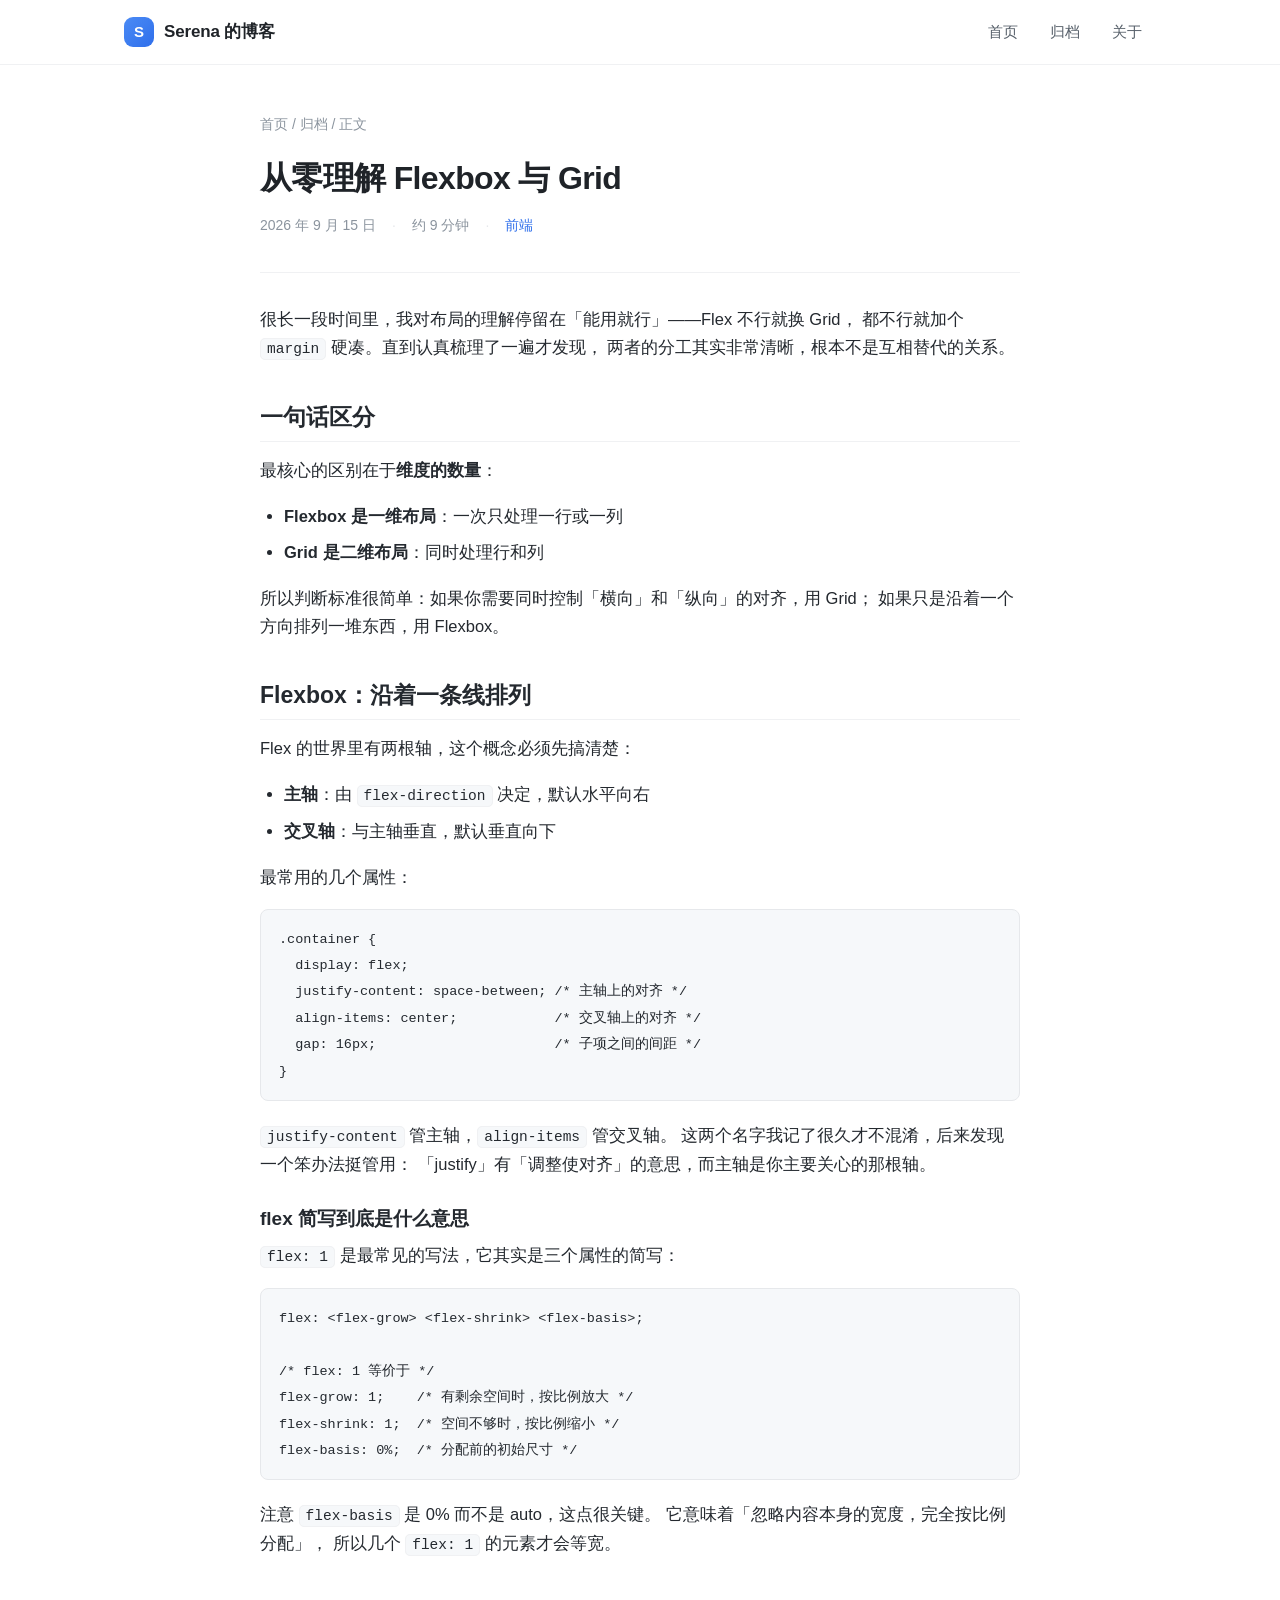
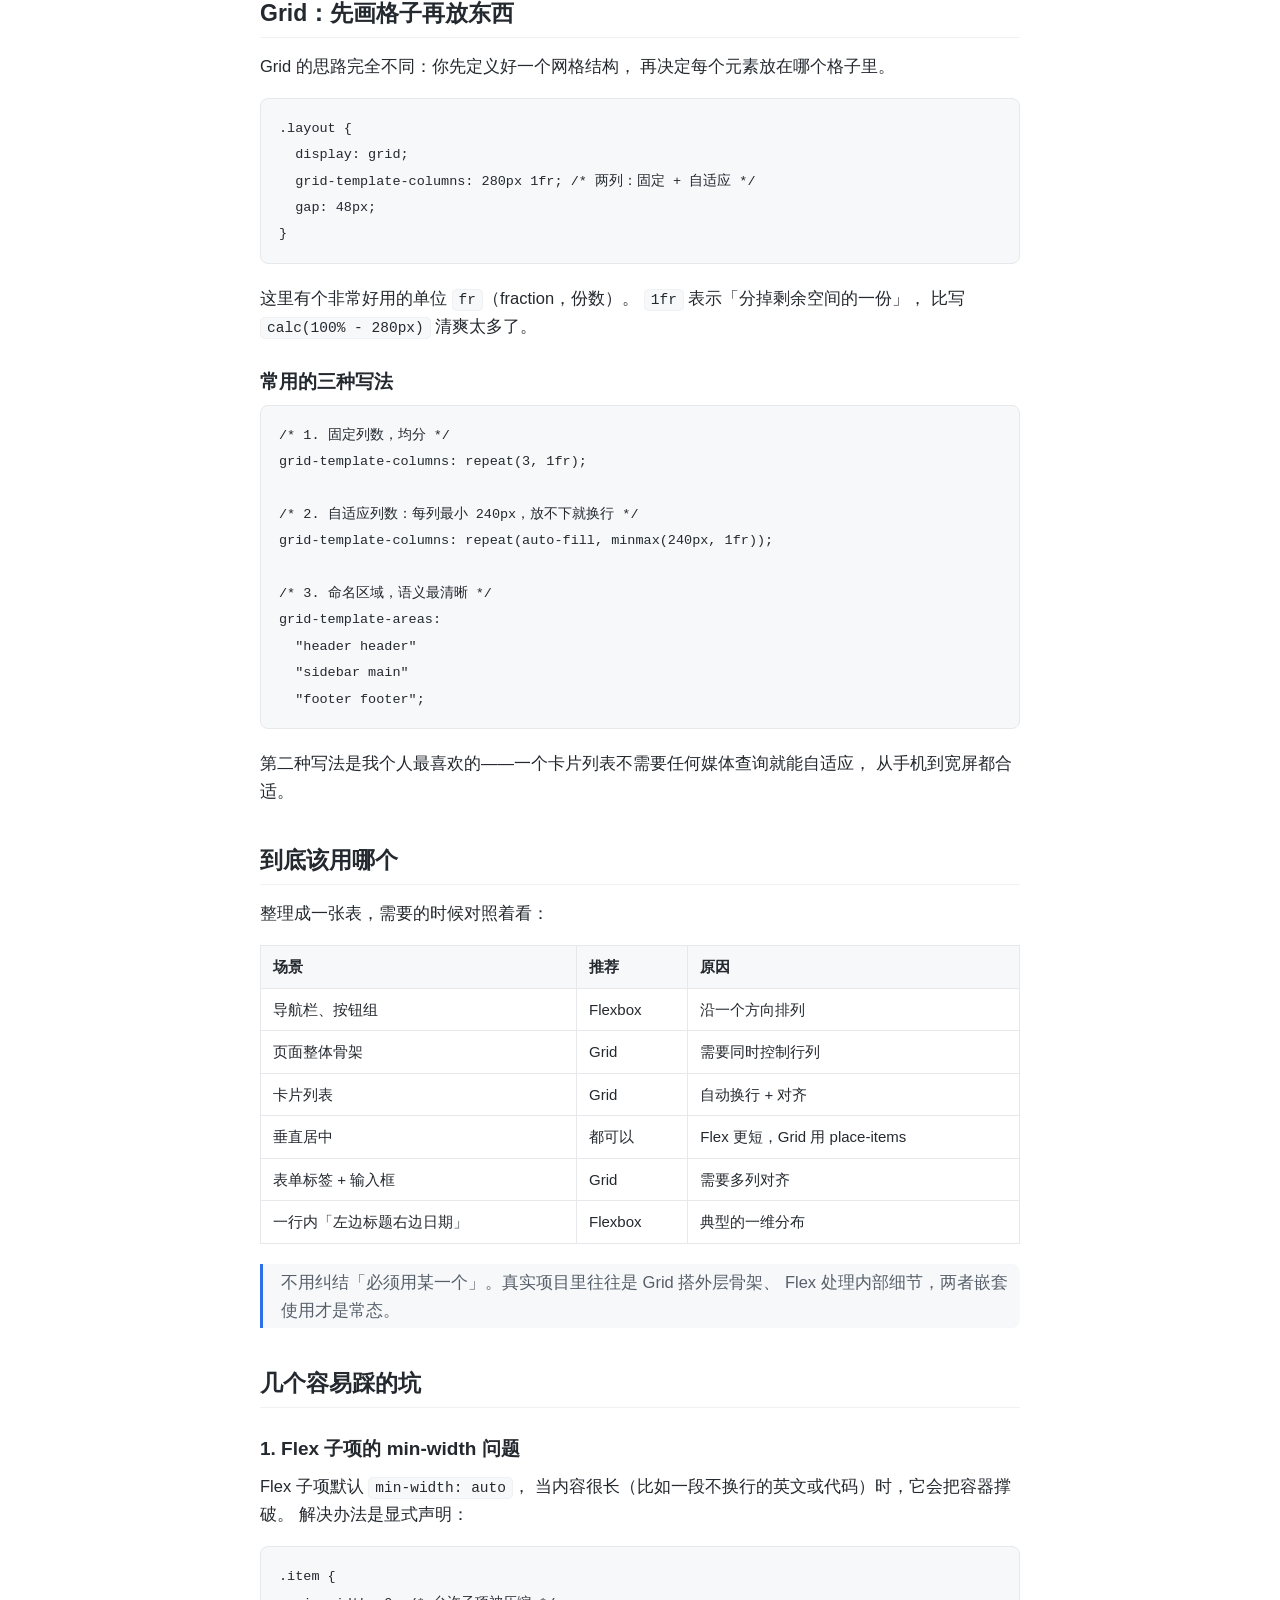
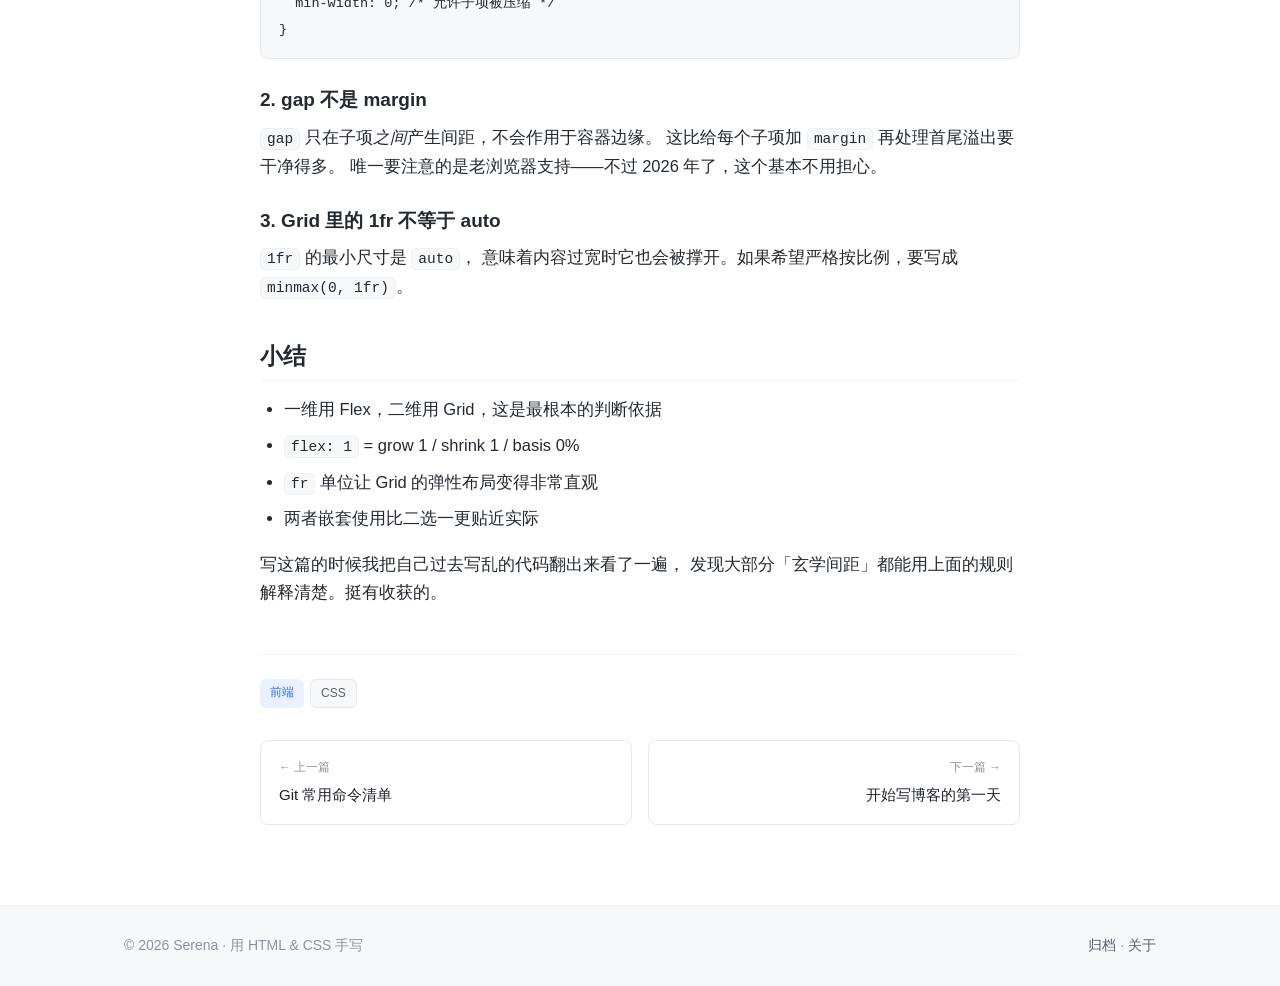
<file: posts/css-flexbox-grid.html>
<!DOCTYPE html>
<html lang="zh-CN">
<head>
  <meta charset="UTF-8">
  <meta name="viewport" content="width=device-width, initial-scale=1.0">
  <title>从零理解 Flexbox 与 Grid · Serena 的博客</title>
  <meta name="description" content="理清 Flexbox 和 Grid 的分工，什么时候该用哪个。">
  <link rel="stylesheet" href="../assets/css/style.css">
</head>
<body>

  <header class="site-header">
    <div class="header-inner">
      <a class="brand" href="../index.html">
        <span class="brand-mark">S</span>
        <span>Serena 的博客</span>
      </a>
      <button class="nav-toggle" type="button" aria-expanded="false" aria-controls="site-nav" aria-label="打开导航菜单">
        <span></span>
      </button>
      <nav class="site-nav" id="site-nav">
        <a href="../index.html">首页</a>
        <a href="../archive.html">归档</a>
        <a href="../about.html">关于</a>
      </nav>
    </div>
  </header>

  <main class="site-main">
    <div class="container">
      <article class="article">

        <nav class="breadcrumb">
          <a href="../index.html">首页</a> / <a href="../archive.html">归档</a> / <span>正文</span>
        </nav>

        <header class="article-header">
          <h1>从零理解 Flexbox 与 Grid</h1>
          <div class="post-meta">
            <time datetime="2026-09-15">2026 年 9 月 15 日</time>
            <span class="dot"></span><span>约 9 分钟</span>
            <span class="dot"></span><a href="../archive.html">前端</a>
          </div>
        </header>

        <div class="article-body">
          <p>
            很长一段时间里，我对布局的理解停留在「能用就行」——Flex 不行就换 Grid，
            都不行就加个 <code>margin</code> 硬凑。直到认真梳理了一遍才发现，
            两者的分工其实非常清晰，根本不是互相替代的关系。
          </p>

          <h2>一句话区分</h2>

          <p>最核心的区别在于<strong>维度的数量</strong>：</p>

          <ul>
            <li><strong>Flexbox 是一维布局</strong>：一次只处理一行或一列</li>
            <li><strong>Grid 是二维布局</strong>：同时处理行和列</li>
          </ul>

          <p>
            所以判断标准很简单：如果你需要同时控制「横向」和「纵向」的对齐，用 Grid；
            如果只是沿着一个方向排列一堆东西，用 Flexbox。
          </p>

          <h2>Flexbox：沿着一条线排列</h2>

          <p>Flex 的世界里有两根轴，这个概念必须先搞清楚：</p>

          <ul>
            <li><strong>主轴</strong>：由 <code>flex-direction</code> 决定，默认水平向右</li>
            <li><strong>交叉轴</strong>：与主轴垂直，默认垂直向下</li>
          </ul>

          <p>最常用的几个属性：</p>

<pre><code>.container {
  display: flex;
  justify-content: space-between; /* 主轴上的对齐 */
  align-items: center;            /* 交叉轴上的对齐 */
  gap: 16px;                      /* 子项之间的间距 */
}</code></pre>

          <p>
            <code>justify-content</code> 管主轴，<code>align-items</code> 管交叉轴。
            这两个名字我记了很久才不混淆，后来发现一个笨办法挺管用：
            「justify」有「调整使对齐」的意思，而主轴是你主要关心的那根轴。
          </p>

          <h3>flex 简写到底是什么意思</h3>

          <p>
            <code>flex: 1</code> 是最常见的写法，它其实是三个属性的简写：
          </p>

<pre><code>flex: &lt;flex-grow&gt; &lt;flex-shrink&gt; &lt;flex-basis&gt;;

/* flex: 1 等价于 */
flex-grow: 1;    /* 有剩余空间时，按比例放大 */
flex-shrink: 1;  /* 空间不够时，按比例缩小 */
flex-basis: 0%;  /* 分配前的初始尺寸 */</code></pre>

          <p>
            注意 <code>flex-basis</code> 是 0% 而不是 auto，这点很关键。
            它意味着「忽略内容本身的宽度，完全按比例分配」，
            所以几个 <code>flex: 1</code> 的元素才会等宽。
          </p>

          <h2>Grid：先画格子再放东西</h2>

          <p>
            Grid 的思路完全不同：你先定义好一个网格结构，
            再决定每个元素放在哪个格子里。
          </p>

<pre><code>.layout {
  display: grid;
  grid-template-columns: 280px 1fr; /* 两列：固定 + 自适应 */
  gap: 48px;
}</code></pre>

          <p>
            这里有个非常好用的单位 <code>fr</code>（fraction，份数）。
            <code>1fr</code> 表示「分掉剩余空间的一份」，
            比写 <code>calc(100% - 280px)</code> 清爽太多了。
          </p>

          <h3>常用的三种写法</h3>

<pre><code>/* 1. 固定列数，均分 */
grid-template-columns: repeat(3, 1fr);

/* 2. 自适应列数：每列最小 240px，放不下就换行 */
grid-template-columns: repeat(auto-fill, minmax(240px, 1fr));

/* 3. 命名区域，语义最清晰 */
grid-template-areas:
  "header header"
  "sidebar main"
  "footer footer";</code></pre>

          <p>
            第二种写法是我个人最喜欢的——一个卡片列表不需要任何媒体查询就能自适应，
            从手机到宽屏都合适。
          </p>

          <h2>到底该用哪个</h2>

          <p>整理成一张表，需要的时候对照着看：</p>

          <table>
            <thead>
              <tr><th>场景</th><th>推荐</th><th>原因</th></tr>
            </thead>
            <tbody>
              <tr><td>导航栏、按钮组</td><td>Flexbox</td><td>沿一个方向排列</td></tr>
              <tr><td>页面整体骨架</td><td>Grid</td><td>需要同时控制行列</td></tr>
              <tr><td>卡片列表</td><td>Grid</td><td>自动换行 + 对齐</td></tr>
              <tr><td>垂直居中</td><td>都可以</td><td>Flex 更短，Grid 用 place-items</td></tr>
              <tr><td>表单标签 + 输入框</td><td>Grid</td><td>需要多列对齐</td></tr>
              <tr><td>一行内「左边标题右边日期」</td><td>Flexbox</td><td>典型的一维分布</td></tr>
            </tbody>
          </table>

          <blockquote>
            <p>
              不用纠结「必须用某一个」。真实项目里往往是 Grid 搭外层骨架、
              Flex 处理内部细节，两者嵌套使用才是常态。
            </p>
          </blockquote>

          <h2>几个容易踩的坑</h2>

          <h3>1. Flex 子项的 min-width 问题</h3>

          <p>
            Flex 子项默认 <code>min-width: auto</code>，
            当内容很长（比如一段不换行的英文或代码）时，它会把容器撑破。
            解决办法是显式声明：
          </p>

<pre><code>.item {
  min-width: 0; /* 允许子项被压缩 */
}</code></pre>

          <h3>2. gap 不是 margin</h3>

          <p>
            <code>gap</code> 只在子项<em>之间</em>产生间距，不会作用于容器边缘。
            这比给每个子项加 <code>margin</code> 再处理首尾溢出要干净得多。
            唯一要注意的是老浏览器支持——不过 2026 年了，这个基本不用担心。
          </p>

          <h3>3. Grid 里的 1fr 不等于 auto</h3>

          <p>
            <code>1fr</code> 的最小尺寸是 <code>auto</code>，
            意味着内容过宽时它也会被撑开。如果希望严格按比例，要写成 <code>minmax(0, 1fr)</code>。
          </p>

          <h2>小结</h2>

          <ul>
            <li>一维用 Flex，二维用 Grid，这是最根本的判断依据</li>
            <li><code>flex: 1</code> = grow 1 / shrink 1 / basis 0%</li>
            <li><code>fr</code> 单位让 Grid 的弹性布局变得非常直观</li>
            <li>两者嵌套使用比二选一更贴近实际</li>
          </ul>

          <p>
            写这篇的时候我把自己过去写乱的代码翻出来看了一遍，
            发现大部分「玄学间距」都能用上面的规则解释清楚。挺有收获的。
          </p>
        </div>

        <footer class="article-footer">
          <div class="tag-list">
            <a class="tag" href="../archive.html">前端</a>
            <a class="tag tag-neutral" href="../archive.html">CSS</a>
          </div>

          <nav class="post-nav">
            <a href="git-commands.html" class="prev">
              <span class="label">← 上一篇</span>
              <span class="title">Git 常用命令清单</span>
            </a>
            <a href="hello-world.html" class="next">
              <span class="label">下一篇 →</span>
              <span class="title">开始写博客的第一天</span>
            </a>
          </nav>
        </footer>

      </article>
    </div>
  </main>

  <footer class="site-footer">
    <div class="footer-inner">
      <span>© 2026 Serena · 用 HTML &amp; CSS 手写</span>
      <span><a href="../archive.html">归档</a> · <a href="../about.html">关于</a></span>
    </div>
  </footer>

  <button class="to-top" type="button" aria-label="回到顶部">
    <svg viewBox="0 0 24 24" aria-hidden="true"><path d="M12 19V5M5 12l7-7 7 7"/></svg>
  </button>

  <script src="../assets/js/main.js"></script>
</body>
</html>
</file>
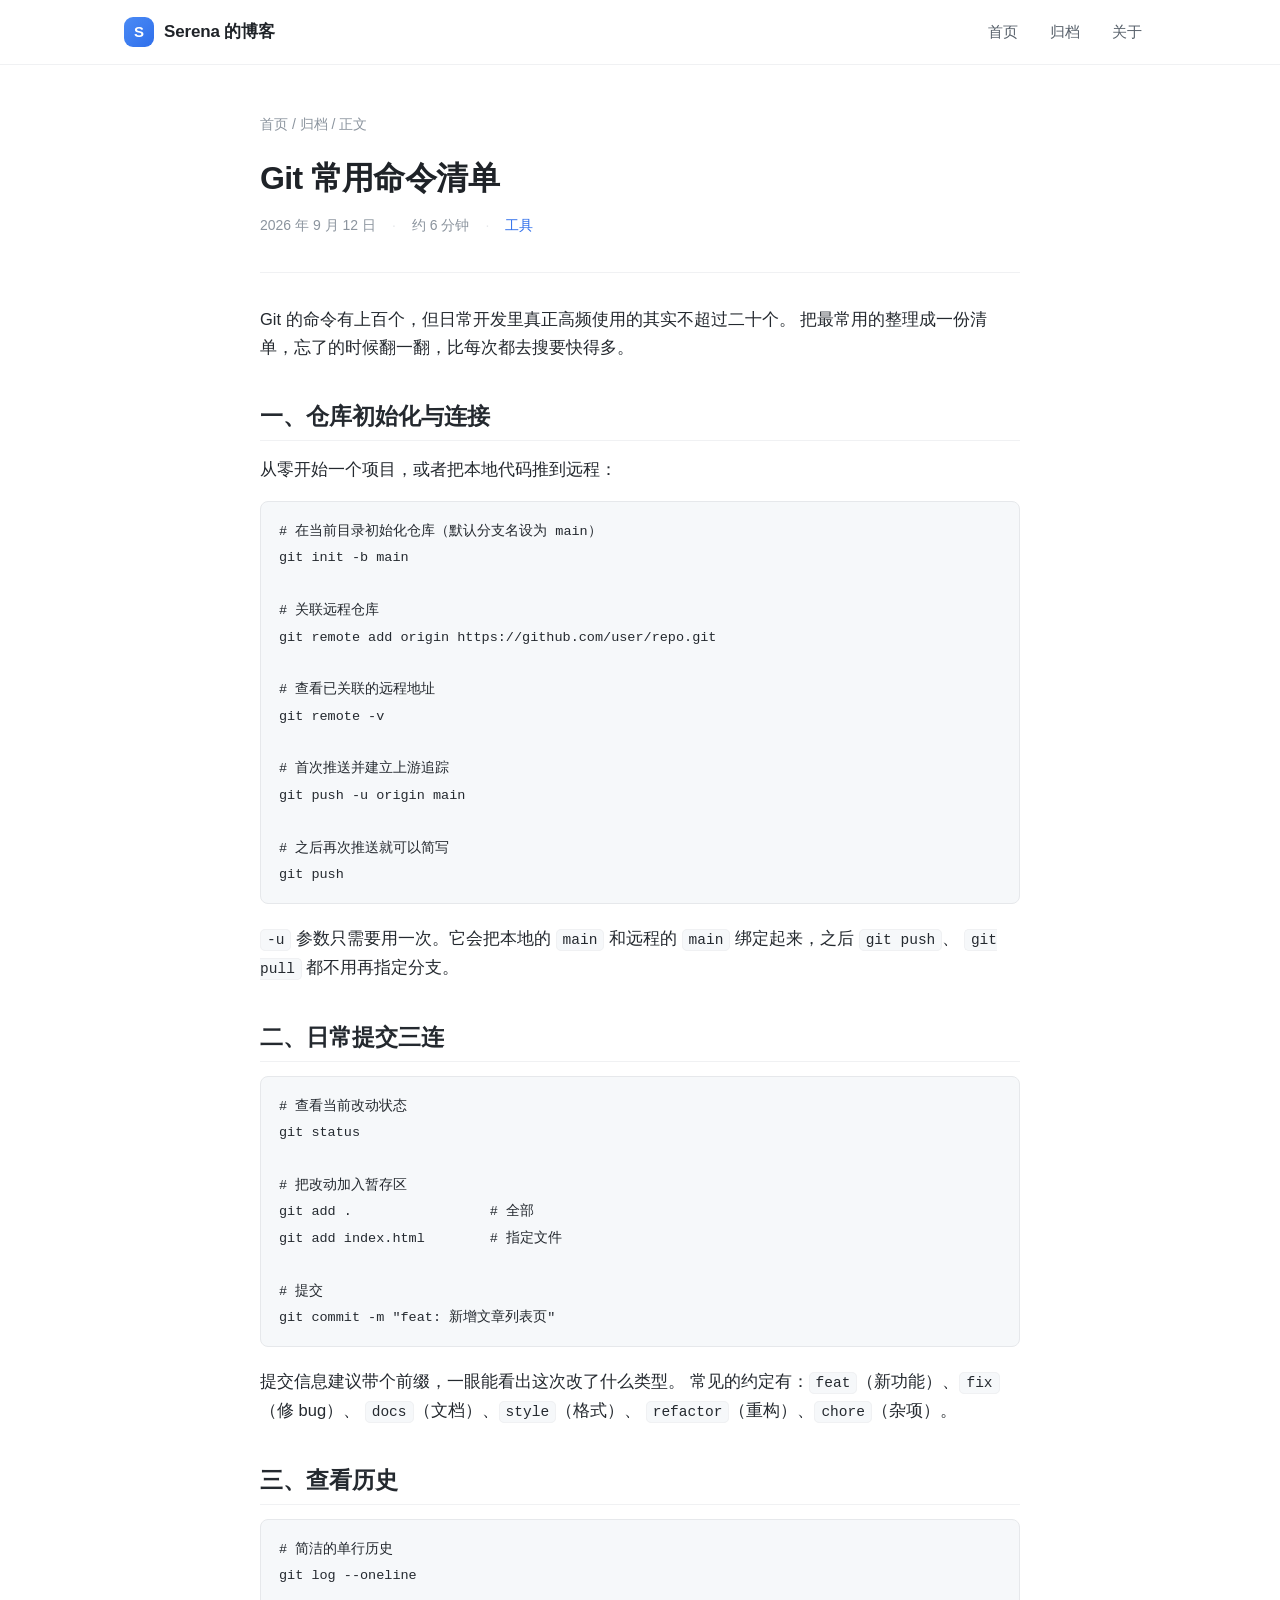
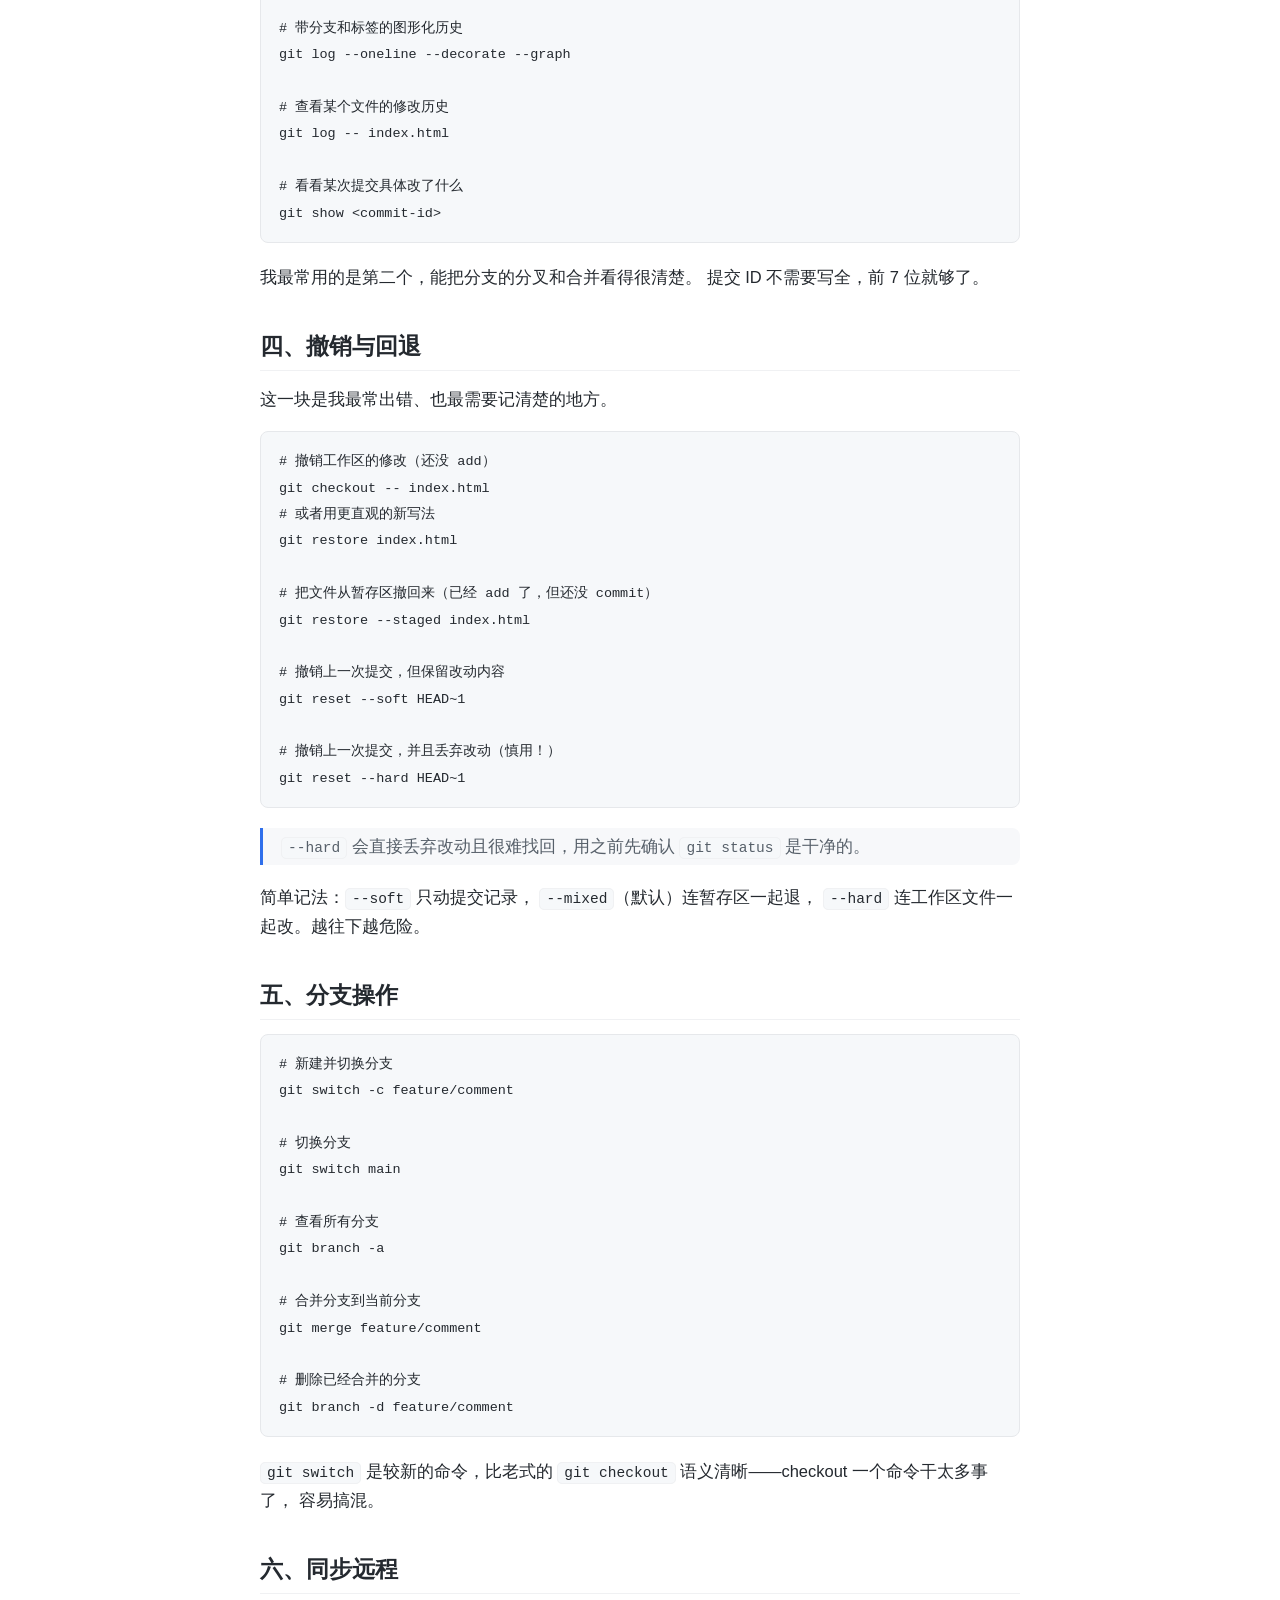
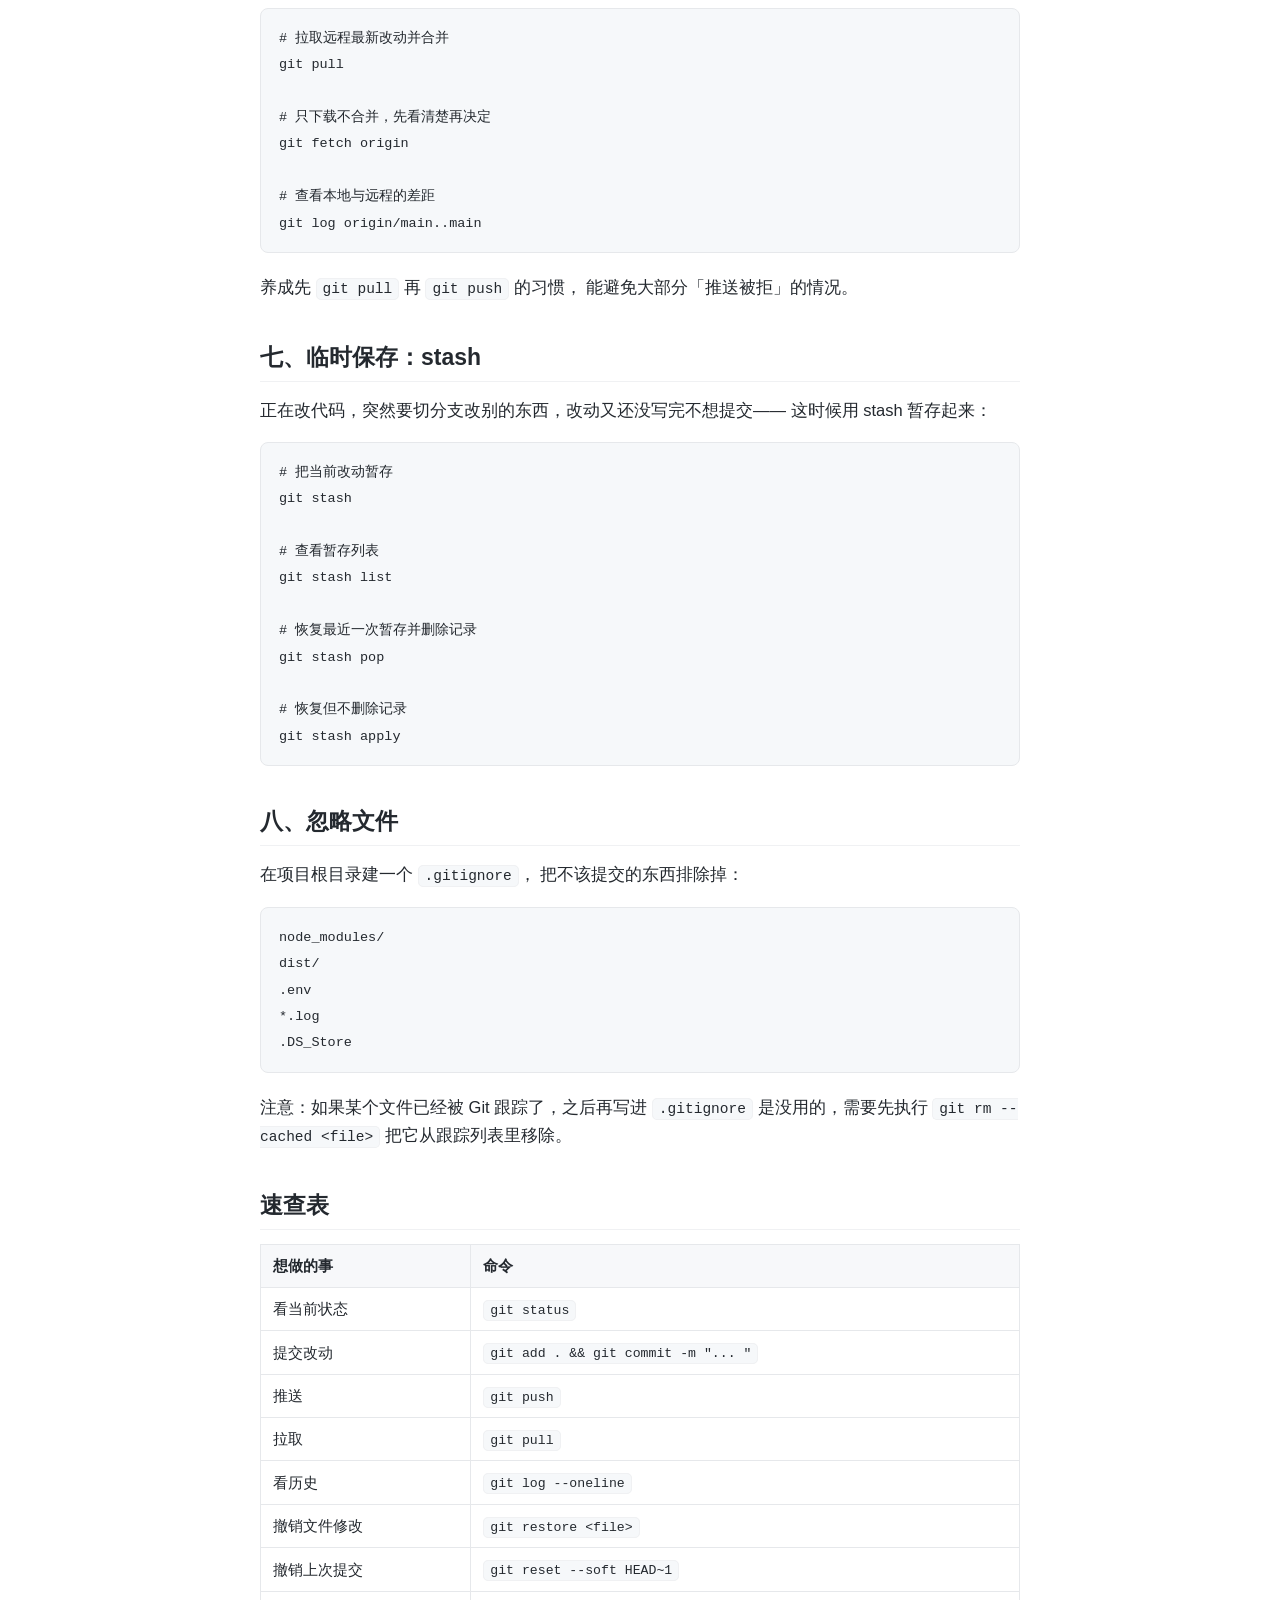
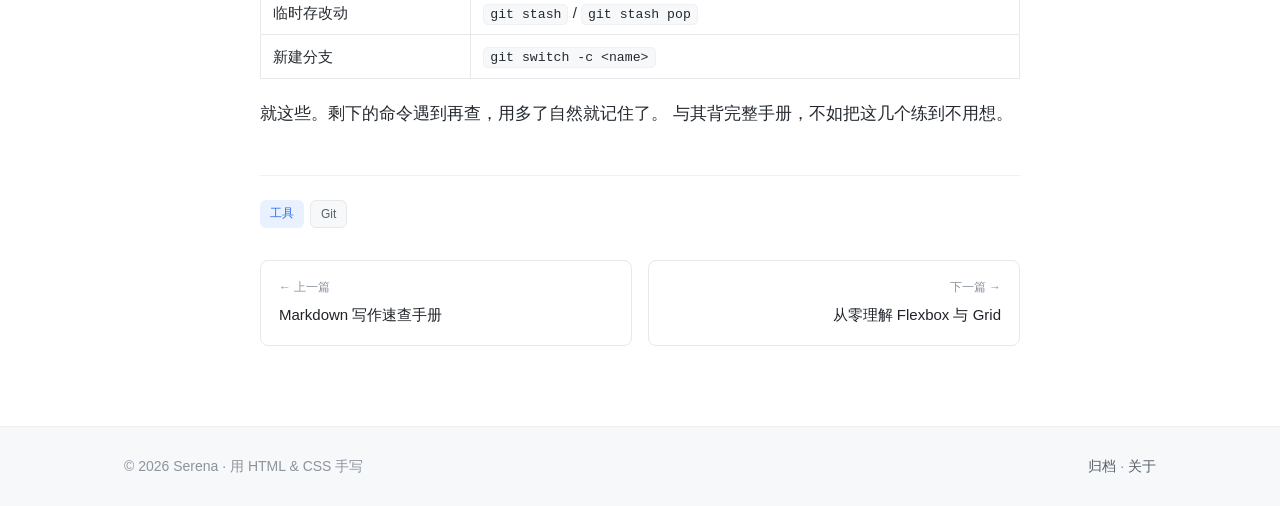
<file: posts/git-commands.html>
<!DOCTYPE html>
<html lang="zh-CN">
<head>
  <meta charset="UTF-8">
  <meta name="viewport" content="width=device-width, initial-scale=1.0">
  <title>Git 常用命令清单 · Serena 的博客</title>
  <meta name="description" content="把日常开发里真正高频的 Git 命令整理成一份速查清单。">
  <link rel="stylesheet" href="../assets/css/style.css">
</head>
<body>

  <header class="site-header">
    <div class="header-inner">
      <a class="brand" href="../index.html">
        <span class="brand-mark">S</span>
        <span>Serena 的博客</span>
      </a>
      <button class="nav-toggle" type="button" aria-expanded="false" aria-controls="site-nav" aria-label="打开导航菜单">
        <span></span>
      </button>
      <nav class="site-nav" id="site-nav">
        <a href="../index.html">首页</a>
        <a href="../archive.html">归档</a>
        <a href="../about.html">关于</a>
      </nav>
    </div>
  </header>

  <main class="site-main">
    <div class="container">
      <article class="article">

        <nav class="breadcrumb">
          <a href="../index.html">首页</a> / <a href="../archive.html">归档</a> / <span>正文</span>
        </nav>

        <header class="article-header">
          <h1>Git 常用命令清单</h1>
          <div class="post-meta">
            <time datetime="2026-09-12">2026 年 9 月 12 日</time>
            <span class="dot"></span><span>约 6 分钟</span>
            <span class="dot"></span><a href="../archive.html">工具</a>
          </div>
        </header>

        <div class="article-body">
          <p>
            Git 的命令有上百个，但日常开发里真正高频使用的其实不超过二十个。
            把最常用的整理成一份清单，忘了的时候翻一翻，比每次都去搜要快得多。
          </p>

          <h2>一、仓库初始化与连接</h2>

          <p>从零开始一个项目，或者把本地代码推到远程：</p>

<pre><code># 在当前目录初始化仓库（默认分支名设为 main）
git init -b main

# 关联远程仓库
git remote add origin https://github.com/user/repo.git

# 查看已关联的远程地址
git remote -v

# 首次推送并建立上游追踪
git push -u origin main

# 之后再次推送就可以简写
git push</code></pre>

          <p>
            <code>-u</code> 参数只需要用一次。它会把本地的 <code>main</code>
            和远程的 <code>main</code> 绑定起来，之后 <code>git push</code>、
            <code>git pull</code> 都不用再指定分支。
          </p>

          <h2>二、日常提交三连</h2>

<pre><code># 查看当前改动状态
git status

# 把改动加入暂存区
git add .                 # 全部
git add index.html        # 指定文件

# 提交
git commit -m "feat: 新增文章列表页"</code></pre>

          <p>
            提交信息建议带个前缀，一眼能看出这次改了什么类型。
            常见的约定有：<code>feat</code>（新功能）、<code>fix</code>（修 bug）、
            <code>docs</code>（文档）、<code>style</code>（格式）、
            <code>refactor</code>（重构）、<code>chore</code>（杂项）。
          </p>

          <h2>三、查看历史</h2>

<pre><code># 简洁的单行历史
git log --oneline

# 带分支和标签的图形化历史
git log --oneline --decorate --graph

# 查看某个文件的修改历史
git log -- index.html

# 看看某次提交具体改了什么
git show &lt;commit-id&gt;</code></pre>

          <p>
            我最常用的是第二个，能把分支的分叉和合并看得很清楚。
            提交 ID 不需要写全，前 7 位就够了。
          </p>

          <h2>四、撤销与回退</h2>

          <p>这一块是我最常出错、也最需要记清楚的地方。</p>

<pre><code># 撤销工作区的修改（还没 add）
git checkout -- index.html
# 或者用更直观的新写法
git restore index.html

# 把文件从暂存区撤回来（已经 add 了，但还没 commit）
git restore --staged index.html

# 撤销上一次提交，但保留改动内容
git reset --soft HEAD~1

# 撤销上一次提交，并且丢弃改动（慎用！）
git reset --hard HEAD~1</code></pre>

          <blockquote>
            <p>
              <code>--hard</code> 会直接丢弃改动且很难找回，用之前先确认
              <code>git status</code> 是干净的。
            </p>
          </blockquote>

          <p>
            简单记法：<code>--soft</code> 只动提交记录，
            <code>--mixed</code>（默认）连暂存区一起退，
            <code>--hard</code> 连工作区文件一起改。越往下越危险。
          </p>

          <h2>五、分支操作</h2>

<pre><code># 新建并切换分支
git switch -c feature/comment

# 切换分支
git switch main

# 查看所有分支
git branch -a

# 合并分支到当前分支
git merge feature/comment

# 删除已经合并的分支
git branch -d feature/comment</code></pre>

          <p>
            <code>git switch</code> 是较新的命令，比老式的
            <code>git checkout</code> 语义清晰——checkout 一个命令干太多事了，
            容易搞混。
          </p>

          <h2>六、同步远程</h2>

<pre><code># 拉取远程最新改动并合并
git pull

# 只下载不合并，先看清楚再决定
git fetch origin

# 查看本地与远程的差距
git log origin/main..main</code></pre>

          <p>
            养成先 <code>git pull</code> 再 <code>git push</code> 的习惯，
            能避免大部分「推送被拒」的情况。
          </p>

          <h2>七、临时保存：stash</h2>

          <p>
            正在改代码，突然要切分支改别的东西，改动又还没写完不想提交——
            这时候用 stash 暂存起来：
          </p>

<pre><code># 把当前改动暂存
git stash

# 查看暂存列表
git stash list

# 恢复最近一次暂存并删除记录
git stash pop

# 恢复但不删除记录
git stash apply</code></pre>

          <h2>八、忽略文件</h2>

          <p>
            在项目根目录建一个 <code>.gitignore</code>，
            把不该提交的东西排除掉：
          </p>

<pre><code>node_modules/
dist/
.env
*.log
.DS_Store</code></pre>

          <p>
            注意：如果某个文件已经被 Git 跟踪了，之后再写进
            <code>.gitignore</code> 是没用的，需要先执行
            <code>git rm --cached &lt;file&gt;</code> 把它从跟踪列表里移除。
          </p>

          <h2>速查表</h2>

          <table>
            <thead>
              <tr><th>想做的事</th><th>命令</th></tr>
            </thead>
            <tbody>
              <tr><td>看当前状态</td><td><code>git status</code></td></tr>
              <tr><td>提交改动</td><td><code>git add . &amp;&amp; git commit -m "... "</code></td></tr>
              <tr><td>推送</td><td><code>git push</code></td></tr>
              <tr><td>拉取</td><td><code>git pull</code></td></tr>
              <tr><td>看历史</td><td><code>git log --oneline</code></td></tr>
              <tr><td>撤销文件修改</td><td><code>git restore &lt;file&gt;</code></td></tr>
              <tr><td>撤销上次提交</td><td><code>git reset --soft HEAD~1</code></td></tr>
              <tr><td>临时存改动</td><td><code>git stash</code> / <code>git stash pop</code></td></tr>
              <tr><td>新建分支</td><td><code>git switch -c &lt;name&gt;</code></td></tr>
            </tbody>
          </table>

          <p>
            就这些。剩下的命令遇到再查，用多了自然就记住了。
            与其背完整手册，不如把这几个练到不用想。
          </p>
        </div>

        <footer class="article-footer">
          <div class="tag-list">
            <a class="tag" href="../archive.html">工具</a>
            <a class="tag tag-neutral" href="../archive.html">Git</a>
          </div>

          <nav class="post-nav">
            <a href="markdown-guide.html" class="prev">
              <span class="label">← 上一篇</span>
              <span class="title">Markdown 写作速查手册</span>
            </a>
            <a href="css-flexbox-grid.html" class="next">
              <span class="label">下一篇 →</span>
              <span class="title">从零理解 Flexbox 与 Grid</span>
            </a>
          </nav>
        </footer>

      </article>
    </div>
  </main>

  <footer class="site-footer">
    <div class="footer-inner">
      <span>© 2026 Serena · 用 HTML &amp; CSS 手写</span>
      <span><a href="../archive.html">归档</a> · <a href="../about.html">关于</a></span>
    </div>
  </footer>

  <button class="to-top" type="button" aria-label="回到顶部">
    <svg viewBox="0 0 24 24" aria-hidden="true"><path d="M12 19V5M5 12l7-7 7 7"/></svg>
  </button>

  <script src="../assets/js/main.js"></script>
</body>
</html>
</file>
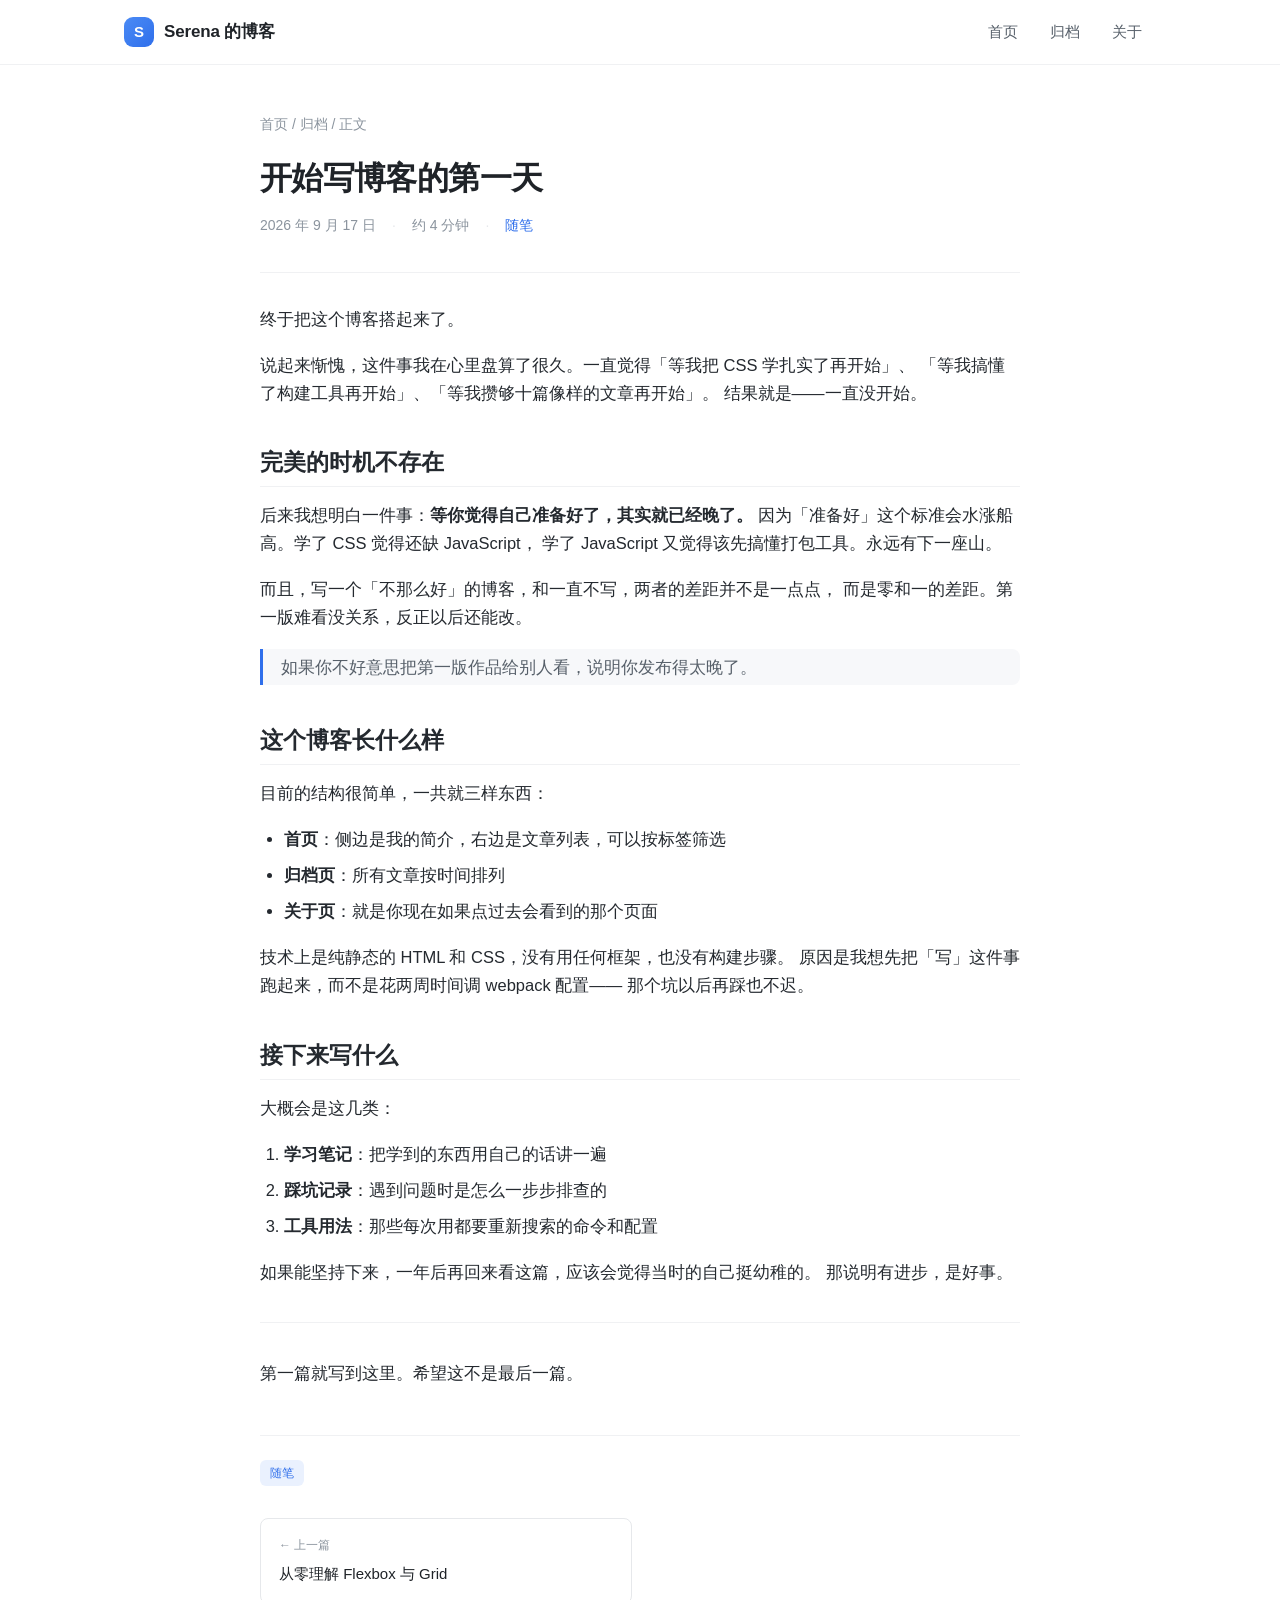
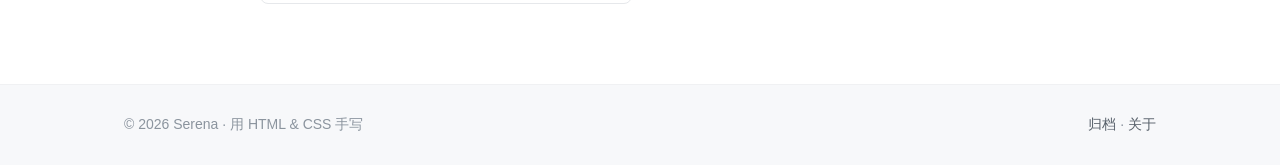
<file: posts/hello-world.html>
<!DOCTYPE html>
<html lang="zh-CN">
<head>
  <meta charset="UTF-8">
  <meta name="viewport" content="width=device-width, initial-scale=1.0">
  <title>开始写博客的第一天 · Serena 的博客</title>
  <meta name="description" content="终于把这个博客搭起来了，聊聊为什么拖了这么久。">
  <link rel="stylesheet" href="../assets/css/style.css">
</head>
<body>

  <header class="site-header">
    <div class="header-inner">
      <a class="brand" href="../index.html">
        <span class="brand-mark">S</span>
        <span>Serena 的博客</span>
      </a>
      <button class="nav-toggle" type="button" aria-expanded="false" aria-controls="site-nav" aria-label="打开导航菜单">
        <span></span>
      </button>
      <nav class="site-nav" id="site-nav">
        <a href="../index.html">首页</a>
        <a href="../archive.html">归档</a>
        <a href="../about.html">关于</a>
      </nav>
    </div>
  </header>

  <main class="site-main">
    <div class="container">
      <article class="article">

        <nav class="breadcrumb">
          <a href="../index.html">首页</a> / <a href="../archive.html">归档</a> / <span>正文</span>
        </nav>

        <header class="article-header">
          <h1>开始写博客的第一天</h1>
          <div class="post-meta">
            <time datetime="2026-09-17">2026 年 9 月 17 日</time>
            <span class="dot"></span><span>约 4 分钟</span>
            <span class="dot"></span><a href="../archive.html">随笔</a>
          </div>
        </header>

        <div class="article-body">
          <p>终于把这个博客搭起来了。</p>

          <p>
            说起来惭愧，这件事我在心里盘算了很久。一直觉得「等我把 CSS 学扎实了再开始」、
            「等我搞懂了构建工具再开始」、「等我攒够十篇像样的文章再开始」。
            结果就是——一直没开始。
          </p>

          <h2>完美的时机不存在</h2>

          <p>
            后来我想明白一件事：<strong>等你觉得自己准备好了，其实就已经晚了。</strong>
            因为「准备好」这个标准会水涨船高。学了 CSS 觉得还缺 JavaScript，
            学了 JavaScript 又觉得该先搞懂打包工具。永远有下一座山。
          </p>

          <p>
            而且，写一个「不那么好」的博客，和一直不写，两者的差距并不是一点点，
            而是零和一的差距。第一版难看没关系，反正以后还能改。
          </p>

          <blockquote>
            <p>如果你不好意思把第一版作品给别人看，说明你发布得太晚了。</p>
          </blockquote>

          <h2>这个博客长什么样</h2>

          <p>目前的结构很简单，一共就三样东西：</p>

          <ul>
            <li><strong>首页</strong>：侧边是我的简介，右边是文章列表，可以按标签筛选</li>
            <li><strong>归档页</strong>：所有文章按时间排列</li>
            <li><strong>关于页</strong>：就是你现在如果点过去会看到的那个页面</li>
          </ul>

          <p>
            技术上是纯静态的 HTML 和 CSS，没有用任何框架，也没有构建步骤。
            原因是我想先把「写」这件事跑起来，而不是花两周时间调 webpack 配置——
            那个坑以后再踩也不迟。
          </p>

          <h2>接下来写什么</h2>

          <p>大概会是这几类：</p>

          <ol>
            <li><strong>学习笔记</strong>：把学到的东西用自己的话讲一遍</li>
            <li><strong>踩坑记录</strong>：遇到问题时是怎么一步步排查的</li>
            <li><strong>工具用法</strong>：那些每次用都要重新搜索的命令和配置</li>
          </ol>

          <p>
            如果能坚持下来，一年后再回来看这篇，应该会觉得当时的自己挺幼稚的。
            那说明有进步，是好事。
          </p>

          <hr>

          <p>第一篇就写到这里。希望这不是最后一篇。</p>
        </div>

        <footer class="article-footer">
          <div class="tag-list">
            <a class="tag" href="../archive.html">随笔</a>
          </div>

          <nav class="post-nav">
            <a href="css-flexbox-grid.html" class="prev">
              <span class="label">← 上一篇</span>
              <span class="title">从零理解 Flexbox 与 Grid</span>
            </a>
            <span></span>
          </nav>
        </footer>

      </article>
    </div>
  </main>

  <footer class="site-footer">
    <div class="footer-inner">
      <span>© 2026 Serena · 用 HTML &amp; CSS 手写</span>
      <span><a href="../archive.html">归档</a> · <a href="../about.html">关于</a></span>
    </div>
  </footer>

  <button class="to-top" type="button" aria-label="回到顶部">
    <svg viewBox="0 0 24 24" aria-hidden="true"><path d="M12 19V5M5 12l7-7 7 7"/></svg>
  </button>

  <script src="../assets/js/main.js"></script>
</body>
</html>
</file>
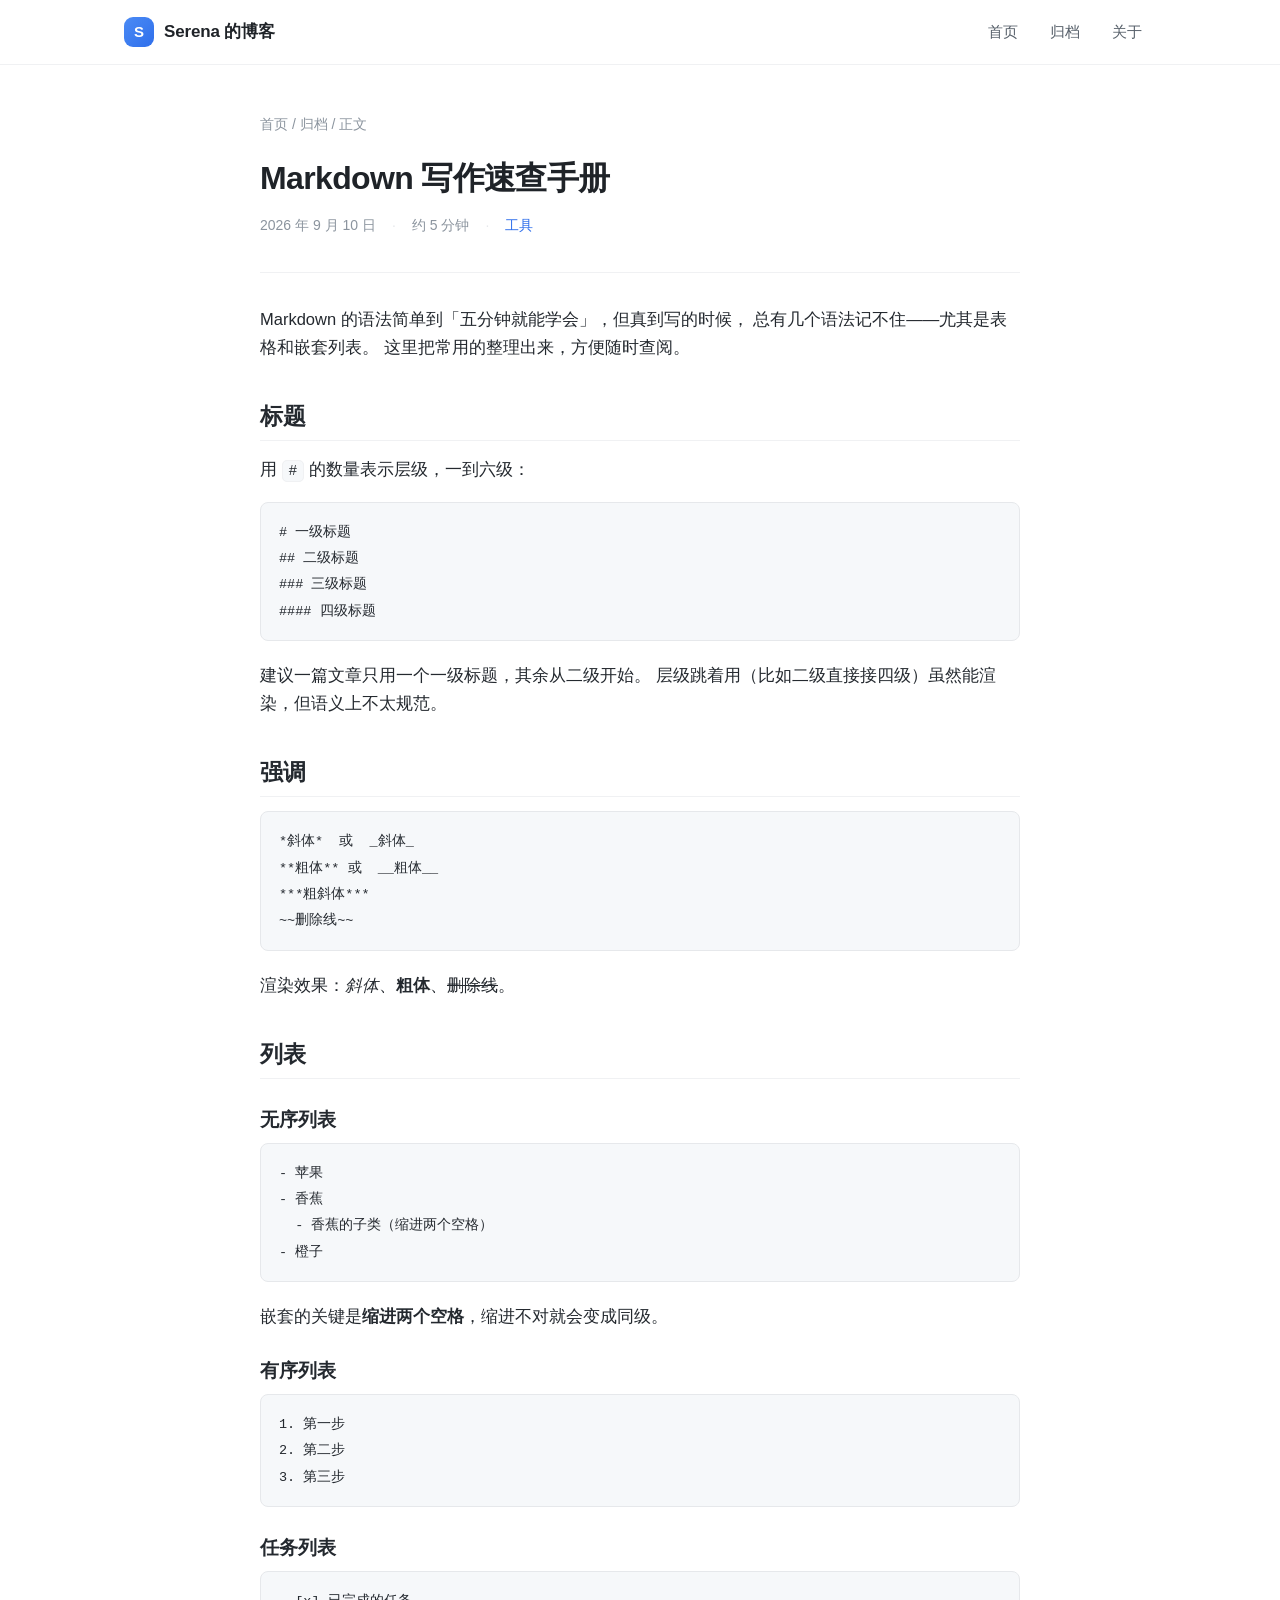
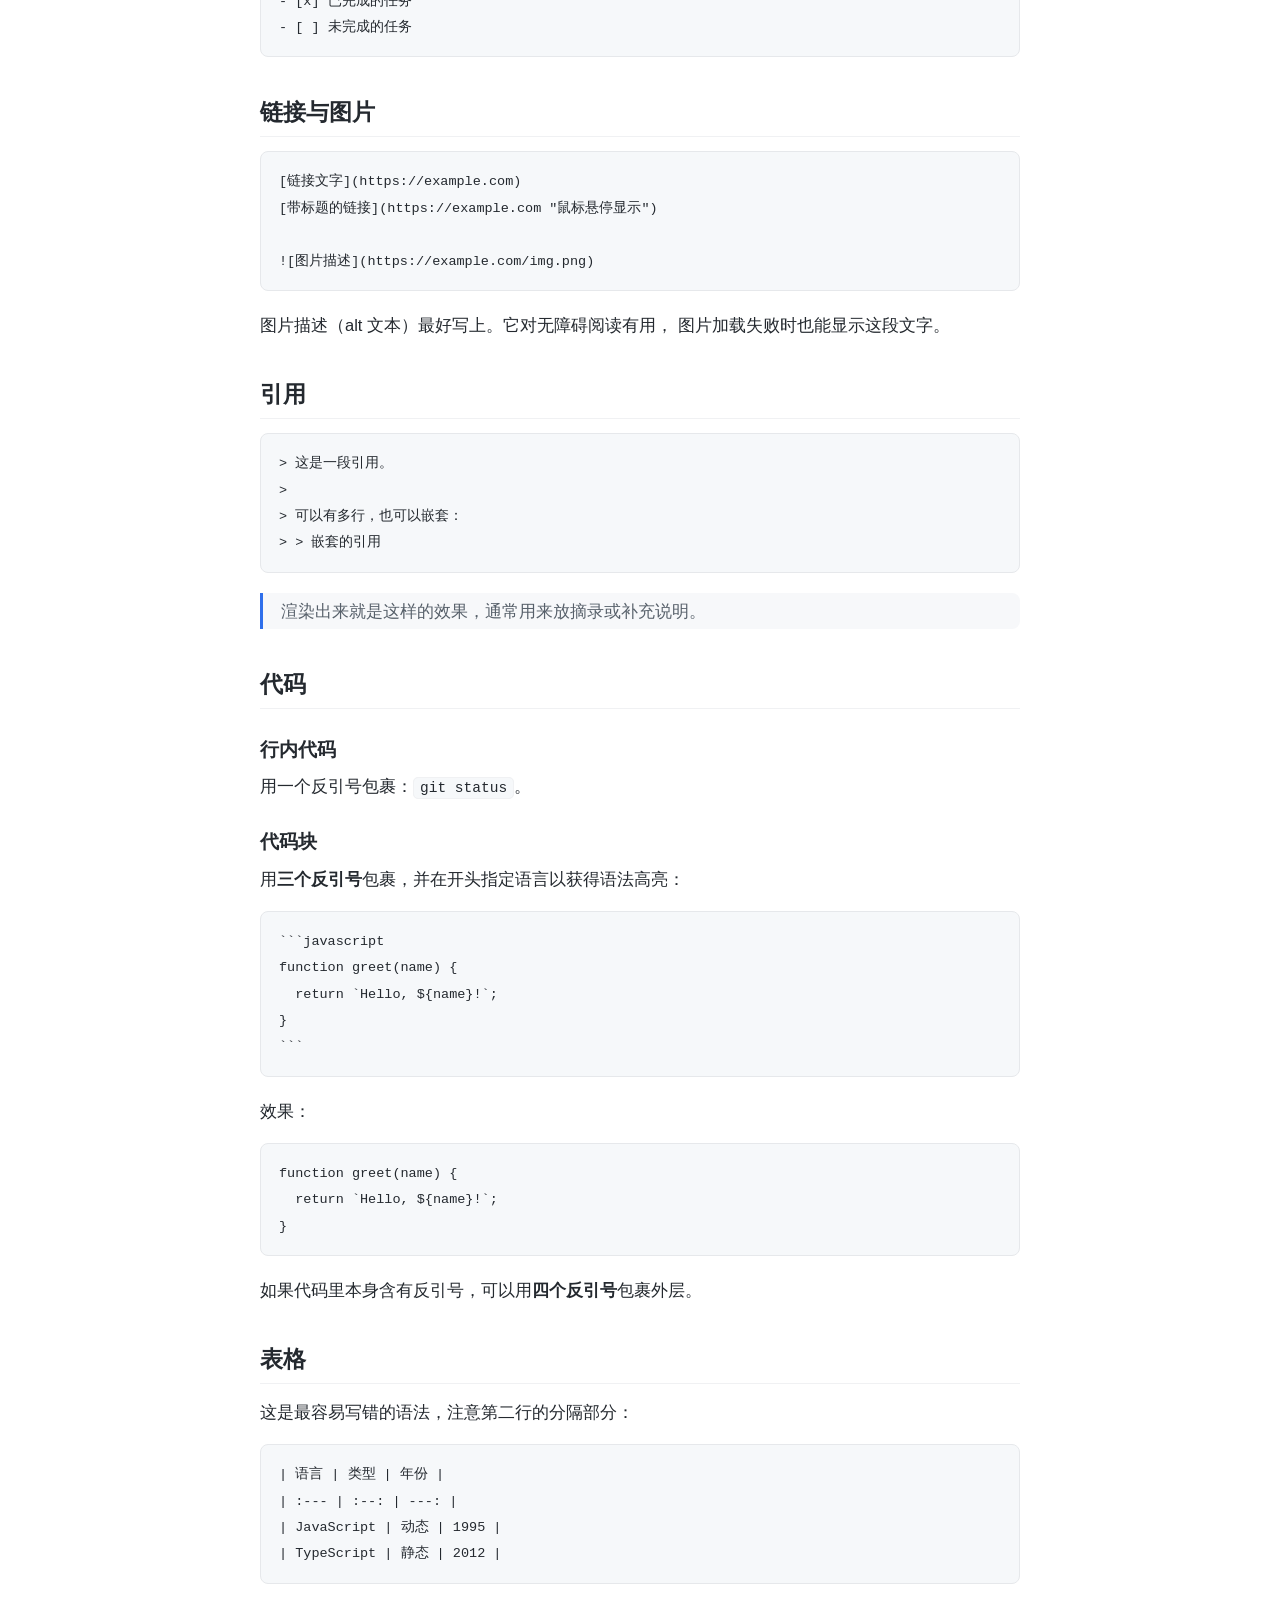
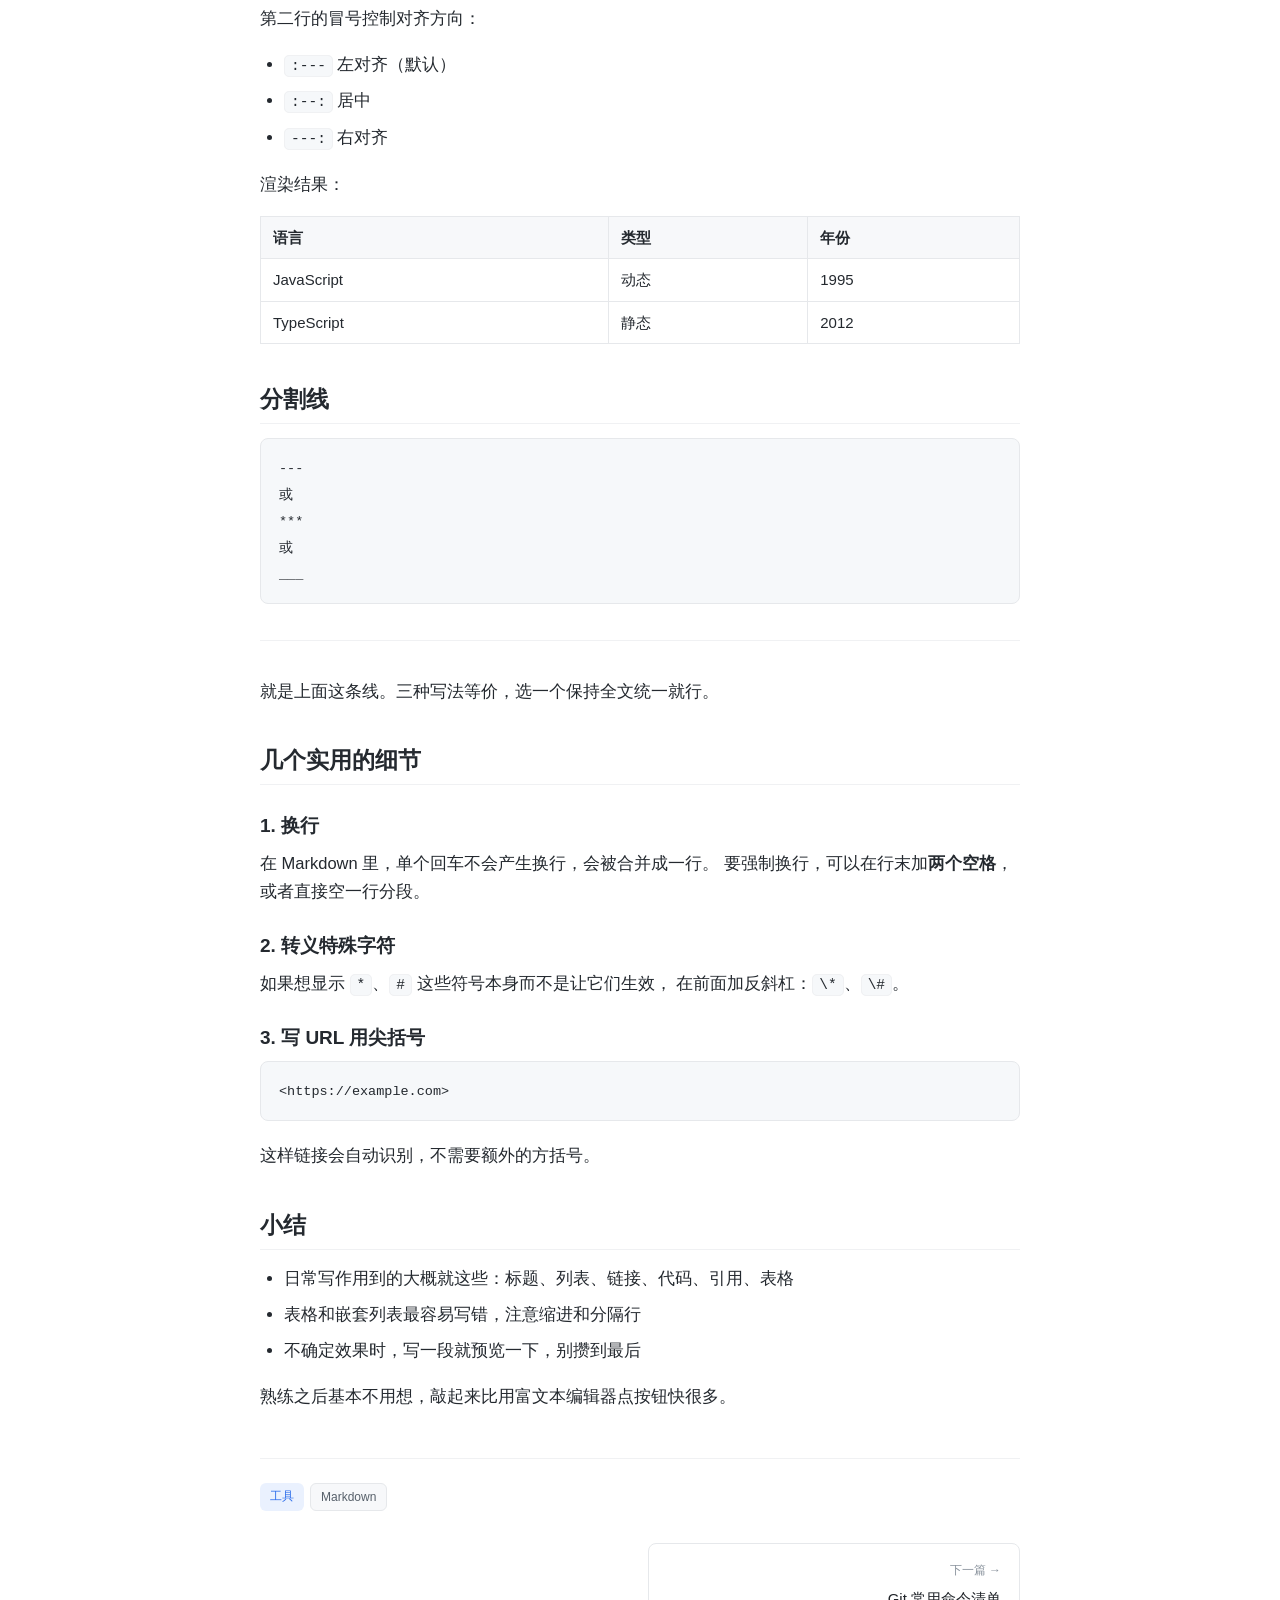
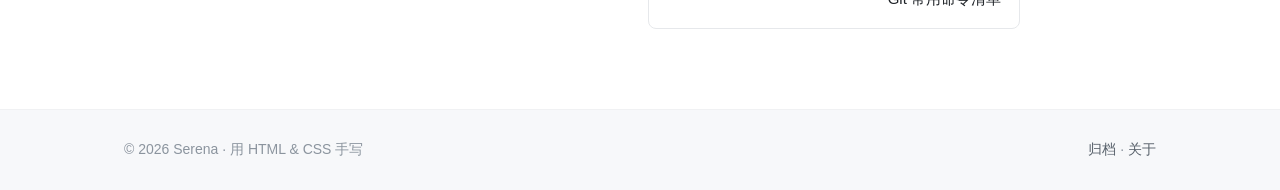
<file: posts/markdown-guide.html>
<!DOCTYPE html>
<html lang="zh-CN">
<head>
  <meta charset="UTF-8">
  <meta name="viewport" content="width=device-width, initial-scale=1.0">
  <title>Markdown 写作速查手册 · Serena 的博客</title>
  <meta name="description" content="把常用的 Markdown 语法整理出来，方便随时查阅。">
  <link rel="stylesheet" href="../assets/css/style.css">
</head>
<body>

  <header class="site-header">
    <div class="header-inner">
      <a class="brand" href="../index.html">
        <span class="brand-mark">S</span>
        <span>Serena 的博客</span>
      </a>
      <button class="nav-toggle" type="button" aria-expanded="false" aria-controls="site-nav" aria-label="打开导航菜单">
        <span></span>
      </button>
      <nav class="site-nav" id="site-nav">
        <a href="../index.html">首页</a>
        <a href="../archive.html">归档</a>
        <a href="../about.html">关于</a>
      </nav>
    </div>
  </header>

  <main class="site-main">
    <div class="container">
      <article class="article">

        <nav class="breadcrumb">
          <a href="../index.html">首页</a> / <a href="../archive.html">归档</a> / <span>正文</span>
        </nav>

        <header class="article-header">
          <h1>Markdown 写作速查手册</h1>
          <div class="post-meta">
            <time datetime="2026-09-10">2026 年 9 月 10 日</time>
            <span class="dot"></span><span>约 5 分钟</span>
            <span class="dot"></span><a href="../archive.html">工具</a>
          </div>
        </header>

        <div class="article-body">
          <p>
            Markdown 的语法简单到「五分钟就能学会」，但真到写的时候，
            总有几个语法记不住——尤其是表格和嵌套列表。
            这里把常用的整理出来，方便随时查阅。
          </p>

          <h2>标题</h2>

          <p>用 <code>#</code> 的数量表示层级，一到六级：</p>

<pre><code># 一级标题
## 二级标题
### 三级标题
#### 四级标题</code></pre>

          <p>
            建议一篇文章只用一个一级标题，其余从二级开始。
            层级跳着用（比如二级直接接四级）虽然能渲染，但语义上不太规范。
          </p>

          <h2>强调</h2>

<pre><code>*斜体*  或  _斜体_
**粗体** 或  __粗体__
***粗斜体***
~~删除线~~</code></pre>

          <p>渲染效果：<em>斜体</em>、<strong>粗体</strong>、<del>删除线</del>。</p>

          <h2>列表</h2>

          <h3>无序列表</h3>

<pre><code>- 苹果
- 香蕉
  - 香蕉的子类（缩进两个空格）
- 橙子</code></pre>

          <p>嵌套的关键是<strong>缩进两个空格</strong>，缩进不对就会变成同级。</p>

          <h3>有序列表</h3>

<pre><code>1. 第一步
2. 第二步
3. 第三步</code></pre>

          <h3>任务列表</h3>

<pre><code>- [x] 已完成的任务
- [ ] 未完成的任务</code></pre>

          <h2>链接与图片</h2>

<pre><code>[链接文字](https://example.com)
[带标题的链接](https://example.com "鼠标悬停显示")

![图片描述](https://example.com/img.png)</code></pre>

          <p>
            图片描述（alt 文本）最好写上。它对无障碍阅读有用，
            图片加载失败时也能显示这段文字。
          </p>

          <h2>引用</h2>

<pre><code>&gt; 这是一段引用。
&gt;
&gt; 可以有多行，也可以嵌套：
&gt; &gt; 嵌套的引用</code></pre>

          <blockquote>
            <p>渲染出来就是这样的效果，通常用来放摘录或补充说明。</p>
          </blockquote>

          <h2>代码</h2>

          <h3>行内代码</h3>

          <p>用一个反引号包裹：<code>git status</code>。</p>

          <h3>代码块</h3>

          <p>用<strong>三个反引号</strong>包裹，并在开头指定语言以获得语法高亮：</p>

<pre><code>```javascript
function greet(name) {
  return `Hello, ${name}!`;
}
```</code></pre>

          <p>效果：</p>

<pre><code>function greet(name) {
  return `Hello, ${name}!`;
}</code></pre>

          <p>
            如果代码里本身含有反引号，可以用<strong>四个反引号</strong>包裹外层。
          </p>

          <h2>表格</h2>

          <p>这是最容易写错的语法，注意第二行的分隔部分：</p>

<pre><code>| 语言 | 类型 | 年份 |
| :--- | :--: | ---: |
| JavaScript | 动态 | 1995 |
| TypeScript | 静态 | 2012 |</code></pre>

          <p>第二行的冒号控制对齐方向：</p>

          <ul>
            <li><code>:---</code> 左对齐（默认）</li>
            <li><code>:--:</code> 居中</li>
            <li><code>---:</code> 右对齐</li>
          </ul>

          <p>渲染结果：</p>

          <table>
            <thead>
              <tr><th>语言</th><th>类型</th><th>年份</th></tr>
            </thead>
            <tbody>
              <tr><td>JavaScript</td><td>动态</td><td>1995</td></tr>
              <tr><td>TypeScript</td><td>静态</td><td>2012</td></tr>
            </tbody>
          </table>

          <h2>分割线</h2>

<pre><code>---
或
***
或
___</code></pre>

          <hr>

          <p>就是上面这条线。三种写法等价，选一个保持全文统一就行。</p>

          <h2>几个实用的细节</h2>

          <h3>1. 换行</h3>

          <p>
            在 Markdown 里，单个回车不会产生换行，会被合并成一行。
            要强制换行，可以在行末加<strong>两个空格</strong>，
            或者直接空一行分段。
          </p>

          <h3>2. 转义特殊字符</h3>

          <p>
            如果想显示 <code>*</code>、<code>#</code> 这些符号本身而不是让它们生效，
            在前面加反斜杠：<code>\*</code>、<code>\#</code>。
          </p>

          <h3>3. 写 URL 用尖括号</h3>

<pre><code>&lt;https://example.com&gt;</code></pre>

          <p>这样链接会自动识别，不需要额外的方括号。</p>

          <h2>小结</h2>

          <ul>
            <li>日常写作用到的大概就这些：标题、列表、链接、代码、引用、表格</li>
            <li>表格和嵌套列表最容易写错，注意缩进和分隔行</li>
            <li>不确定效果时，写一段就预览一下，别攒到最后</li>
          </ul>

          <p>
            熟练之后基本不用想，敲起来比用富文本编辑器点按钮快很多。
          </p>
        </div>

        <footer class="article-footer">
          <div class="tag-list">
            <a class="tag" href="../archive.html">工具</a>
            <a class="tag tag-neutral" href="../archive.html">Markdown</a>
          </div>

          <nav class="post-nav">
            <span></span>
            <a href="git-commands.html" class="next">
              <span class="label">下一篇 →</span>
              <span class="title">Git 常用命令清单</span>
            </a>
          </nav>
        </footer>

      </article>
    </div>
  </main>

  <footer class="site-footer">
    <div class="footer-inner">
      <span>© 2026 Serena · 用 HTML &amp; CSS 手写</span>
      <span><a href="../archive.html">归档</a> · <a href="../about.html">关于</a></span>
    </div>
  </footer>

  <button class="to-top" type="button" aria-label="回到顶部">
    <svg viewBox="0 0 24 24" aria-hidden="true"><path d="M12 19V5M5 12l7-7 7 7"/></svg>
  </button>

  <script src="../assets/js/main.js"></script>
</body>
</html>
</file>
<file: assets/css/style.css>
/* ========== 设计变量 ========== */
:root {
  --bg: #ffffff;
  --bg-soft: #f7f8fa;
  --bg-code: #f6f8fa;
  --text: #1f2328;
  --text-soft: #57606a;
  --text-muted: #8b949e;
  --border: #e6e8eb;
  --border-soft: #f0f1f3;
  --accent: #2f6feb;
  --accent-hover: #1f5bd0;
  --accent-soft: #eaf1fe;
  --radius: 12px;
  --radius-sm: 8px;
  --shadow: 0 1px 2px rgba(31, 35, 40, 0.04), 0 4px 16px rgba(31, 35, 40, 0.06);
  --shadow-hover: 0 2px 4px rgba(31, 35, 40, 0.06), 0 12px 28px rgba(31, 35, 40, 0.1);
  --maxw: 1080px;
  --font: -apple-system, BlinkMacSystemFont, "Segoe UI", "PingFang SC",
    "Hiragino Sans GB", "Microsoft YaHei", "Helvetica Neue", Arial, sans-serif;
  --font-mono: "SFMono-Regular", "JetBrains Mono", Consolas, "Liberation Mono",
    Menlo, monospace;
}

/* ========== 基础重置 ========== */
* {
  box-sizing: border-box;
}

html {
  scroll-behavior: smooth;
}

body {
  margin: 0;
  font-family: var(--font);
  background: var(--bg);
  color: var(--text);
  font-size: 16px;
  line-height: 1.7;
  -webkit-font-smoothing: antialiased;
  display: flex;
  flex-direction: column;
  min-height: 100vh;
}

a {
  color: var(--accent);
  text-decoration: none;
  transition: color 0.2s ease;
}

a:hover {
  color: var(--accent-hover);
}

img {
  max-width: 100%;
  display: block;
}

h1, h2, h3, h4 {
  line-height: 1.35;
  font-weight: 600;
  margin: 0;
}

.container {
  width: 100%;
  max-width: var(--maxw);
  margin: 0 auto;
  padding: 0 24px;
}

.sr-only {
  position: absolute;
  width: 1px;
  height: 1px;
  padding: 0;
  margin: -1px;
  overflow: hidden;
  clip: rect(0, 0, 0, 0);
  white-space: nowrap;
  border: 0;
}

/* ========== 顶部导航 ========== */
.site-header {
  position: sticky;
  top: 0;
  z-index: 100;
  background: rgba(255, 255, 255, 0.85);
  backdrop-filter: saturate(180%) blur(12px);
  border-bottom: 1px solid var(--border-soft);
}

.header-inner {
  max-width: var(--maxw);
  margin: 0 auto;
  padding: 0 24px;
  height: 64px;
  display: flex;
  align-items: center;
  justify-content: space-between;
  gap: 24px;
}

.brand {
  display: flex;
  align-items: center;
  gap: 10px;
  font-weight: 600;
  font-size: 17px;
  color: var(--text);
  letter-spacing: -0.01em;
}

.brand:hover {
  color: var(--accent);
}

.brand-mark {
  width: 30px;
  height: 30px;
  border-radius: 9px;
  background: linear-gradient(135deg, #4b8bf5, #2f6feb);
  color: #fff;
  display: grid;
  place-items: center;
  font-size: 15px;
  font-weight: 700;
  flex-shrink: 0;
}

.site-nav {
  display: flex;
  align-items: center;
  gap: 4px;
}

.site-nav a {
  padding: 7px 14px;
  border-radius: var(--radius-sm);
  font-size: 15px;
  color: var(--text-soft);
  font-weight: 500;
  transition: background 0.2s ease, color 0.2s ease;
}

.site-nav a:hover {
  background: var(--bg-soft);
  color: var(--text);
}

.site-nav a.active {
  color: var(--accent);
  background: var(--accent-soft);
}

.nav-toggle {
  display: none;
  width: 40px;
  height: 40px;
  border: 1px solid var(--border);
  background: var(--bg);
  border-radius: var(--radius-sm);
  cursor: pointer;
  padding: 0;
  align-items: center;
  justify-content: center;
}

.nav-toggle span,
.nav-toggle span::before,
.nav-toggle span::after {
  display: block;
  width: 18px;
  height: 2px;
  background: var(--text);
  border-radius: 2px;
  position: relative;
  transition: transform 0.25s ease, opacity 0.2s ease;
}

.nav-toggle span::before,
.nav-toggle span::after {
  content: "";
  position: absolute;
  left: 0;
}

.nav-toggle span::before {
  top: -6px;
}

.nav-toggle span::after {
  top: 6px;
}

.nav-toggle[aria-expanded="true"] span {
  background: transparent;
}

.nav-toggle[aria-expanded="true"] span::before {
  transform: translateY(6px) rotate(45deg);
}

.nav-toggle[aria-expanded="true"] span::after {
  transform: translateY(-6px) rotate(-45deg);
}

/* ========== 主体区 ========== */
.site-main {
  flex: 1;
  padding: 48px 0 80px;
}

/* 首页两栏布局 */
.layout {
  display: grid;
  grid-template-columns: 280px minmax(0, 1fr);
  gap: 48px;
  align-items: start;
}

/* ========== 侧边个人卡片 ========== */
.profile {
  position: sticky;
  top: 88px;
  background: var(--bg);
  border: 1px solid var(--border);
  border-radius: var(--radius);
  padding: 28px 24px;
  text-align: center;
}

.avatar {
  width: 88px;
  height: 88px;
  border-radius: 50%;
  margin: 0 auto 16px;
  background: linear-gradient(135deg, #dbeafe, #eff6ff);
  border: 2px solid #fff;
  box-shadow: 0 0 0 1px var(--border), 0 4px 12px rgba(47, 111, 235, 0.12);
  display: grid;
  place-items: center;
  font-size: 32px;
  font-weight: 600;
  color: var(--accent);
  letter-spacing: -0.02em;
}

.profile h1 {
  font-size: 20px;
  margin-bottom: 6px;
}

.profile .tagline {
  color: var(--text-muted);
  font-size: 14px;
  margin: 0 0 16px;
}

.profile-bio {
  color: var(--text-soft);
  font-size: 14px;
  line-height: 1.75;
  text-align: left;
  margin: 0 0 20px;
}

.profile-stats {
  display: flex;
  border-top: 1px solid var(--border-soft);
  padding-top: 16px;
  margin-bottom: 18px;
}

.profile-stats div {
  flex: 1;
  text-align: center;
}

.profile-stats strong {
  display: block;
  font-size: 18px;
  font-weight: 600;
  color: var(--text);
}

.profile-stats span {
  font-size: 12px;
  color: var(--text-muted);
}

.social-links {
  display: flex;
  justify-content: center;
  gap: 8px;
}

.social-links a {
  width: 36px;
  height: 36px;
  border-radius: 50%;
  display: grid;
  place-items: center;
  background: var(--bg-soft);
  color: var(--text-soft);
  transition: all 0.2s ease;
}

.social-links a:hover {
  background: var(--accent);
  color: #fff;
  transform: translateY(-2px);
}

.social-links svg {
  width: 17px;
  height: 17px;
  fill: currentColor;
}

/* ========== 文章列表 ========== */
.section-head {
  display: flex;
  align-items: baseline;
  justify-content: space-between;
  gap: 16px;
  margin-bottom: 8px;
}

.section-head h2 {
  font-size: 22px;
  letter-spacing: -0.01em;
}

.section-head .count {
  color: var(--text-muted);
  font-size: 14px;
}

.section-desc {
  color: var(--text-muted);
  font-size: 14px;
  margin: 0 0 24px;
}

/* 标签筛选栏 */
.filter-bar {
  display: flex;
  flex-wrap: wrap;
  gap: 8px;
  margin-bottom: 28px;
}

.filter-btn {
  padding: 6px 14px;
  border-radius: 999px;
  border: 1px solid var(--border);
  background: var(--bg);
  color: var(--text-soft);
  font-size: 13px;
  font-family: inherit;
  cursor: pointer;
  transition: all 0.2s ease;
}

.filter-btn:hover {
  border-color: var(--accent);
  color: var(--accent);
}

.filter-btn.active {
  background: var(--accent);
  border-color: var(--accent);
  color: #fff;
}

.post-list {
  display: flex;
  flex-direction: column;
  gap: 16px;
  list-style: none;
  margin: 0;
  padding: 0;
}

.post-card {
  background: var(--bg);
  border: 1px solid var(--border);
  border-radius: var(--radius);
  padding: 22px 24px;
  transition: box-shadow 0.25s ease, transform 0.25s ease, border-color 0.25s ease;
}

.post-card:hover {
  border-color: #d7dbe0;
  box-shadow: var(--shadow-hover);
  transform: translateY(-2px);
}

.post-card h3 {
  font-size: 18px;
  margin-bottom: 8px;
  letter-spacing: -0.01em;
}

.post-card h3 a {
  color: var(--text);
}

.post-card h3 a:hover {
  color: var(--accent);
}

.post-meta {
  display: flex;
  align-items: center;
  flex-wrap: wrap;
  gap: 8px;
  font-size: 13px;
  color: var(--text-muted);
  margin-bottom: 10px;
}

.post-meta .dot::before {
  content: "·";
  margin: 0 8px;
  color: var(--border);
}

.post-excerpt {
  color: var(--text-soft);
  font-size: 15px;
  margin: 0 0 14px;
  display: -webkit-box;
  -webkit-line-clamp: 2;
  line-clamp: 2;
  -webkit-box-orient: vertical;
  overflow: hidden;
}

.tag-list {
  display: flex;
  flex-wrap: wrap;
  gap: 6px;
}

.tag {
  display: inline-block;
  padding: 3px 10px;
  border-radius: 6px;
  background: var(--accent-soft);
  color: var(--accent);
  font-size: 12px;
  font-weight: 500;
  transition: background 0.2s ease;
}

.tag:hover {
  background: #dbe8fd;
}

.tag-neutral {
  background: var(--bg-soft);
  color: var(--text-soft);
  border: 1px solid var(--border);
}

.tag-neutral:hover {
  background: #eef0f2;
}

.empty-state {
  padding: 48px 0;
  text-align: center;
  color: var(--text-muted);
  font-size: 15px;
}

/* ========== 文章正文 ========== */
.article {
  max-width: 760px;
  margin: 0 auto;
}

.article-header {
  margin-bottom: 32px;
  padding-bottom: 24px;
  border-bottom: 1px solid var(--border-soft);
}

.article-header h1 {
  font-size: 32px;
  letter-spacing: -0.02em;
  margin-bottom: 14px;
}

.article-header .post-meta {
  font-size: 14px;
}

.breadcrumb {
  font-size: 14px;
  color: var(--text-muted);
  margin-bottom: 20px;
}

.breadcrumb a {
  color: var(--text-muted);
}

.breadcrumb a:hover {
  color: var(--accent);
}

.article-body {
  font-size: 16.5px;
  color: #24292f;
}

.article-body h2 {
  font-size: 23px;
  margin: 40px 0 14px;
  padding-bottom: 8px;
  border-bottom: 1px solid var(--border-soft);
}

.article-body h3 {
  font-size: 19px;
  margin: 28px 0 10px;
}

.article-body p {
  margin: 0 0 18px;
}

.article-body ul,
.article-body ol {
  margin: 0 0 18px;
  padding-left: 24px;
}

.article-body li {
  margin-bottom: 8px;
}

.article-body blockquote {
  margin: 0 0 18px;
  padding: 4px 0 4px 18px;
  border-left: 3px solid var(--accent);
  background: var(--bg-soft);
  border-radius: 0 var(--radius-sm) var(--radius-sm) 0;
  color: var(--text-soft);
}

.article-body blockquote p:last-child {
  margin-bottom: 0;
}

.article-body code {
  font-family: var(--font-mono);
  font-size: 0.88em;
  background: var(--bg-code);
  border: 1px solid var(--border-soft);
  padding: 2px 6px;
  border-radius: 5px;
}

.article-body pre {
  background: var(--bg-code);
  border: 1px solid var(--border);
  border-radius: var(--radius-sm);
  padding: 16px 18px;
  overflow-x: auto;
  margin: 0 0 20px;
  line-height: 1.6;
}

.article-body pre code {
  background: none;
  border: none;
  padding: 0;
  font-size: 13.5px;
}

.article-body img {
  border-radius: var(--radius-sm);
  margin: 8px 0 20px;
}

.article-body hr {
  border: none;
  border-top: 1px solid var(--border-soft);
  margin: 36px 0;
}

.article-body table {
  width: 100%;
  border-collapse: collapse;
  margin-bottom: 20px;
  font-size: 15px;
}

.article-body th,
.article-body td {
  border: 1px solid var(--border);
  padding: 8px 12px;
  text-align: left;
}

.article-body th {
  background: var(--bg-soft);
  font-weight: 600;
}

.article-footer {
  margin-top: 48px;
  padding-top: 24px;
  border-top: 1px solid var(--border-soft);
}

.post-nav {
  display: grid;
  grid-template-columns: 1fr 1fr;
  gap: 16px;
  margin-top: 32px;
}

.post-nav a {
  display: block;
  padding: 16px 18px;
  border: 1px solid var(--border);
  border-radius: var(--radius-sm);
  transition: all 0.2s ease;
}

.post-nav a:hover {
  border-color: var(--accent);
  background: var(--bg-soft);
}

.post-nav .label {
  display: block;
  font-size: 12px;
  color: var(--text-muted);
  margin-bottom: 4px;
}

.post-nav .title {
  color: var(--text);
  font-weight: 500;
  font-size: 15px;
}

.post-nav .next {
  text-align: right;
}

/* ========== 归档页 ========== */
.archive-group {
  margin-bottom: 36px;
}

.archive-year {
  font-size: 20px;
  margin-bottom: 14px;
  color: var(--text);
}

.archive-list {
  list-style: none;
  margin: 0;
  padding: 0;
}

.archive-list li {
  display: flex;
  align-items: baseline;
  gap: 16px;
  padding: 11px 0;
  border-bottom: 1px solid var(--border-soft);
}

.archive-list time {
  color: var(--text-muted);
  font-size: 14px;
  font-variant-numeric: tabular-nums;
  flex-shrink: 0;
  min-width: 52px;
}

.archive-list a {
  color: var(--text);
  font-size: 15.5px;
}

.archive-list a:hover {
  color: var(--accent);
}

/* ========== 关于页 ========== */
.page-header {
  margin-bottom: 36px;
}

.page-header h1 {
  font-size: 30px;
  letter-spacing: -0.02em;
  margin-bottom: 10px;
}

.page-header p {
  color: var(--text-muted);
  margin: 0;
}

.prose {
  max-width: 720px;
  font-size: 16.5px;
  color: #24292f;
}

.prose h2 {
  font-size: 21px;
  margin: 36px 0 12px;
}

.prose p,
.prose ul {
  margin: 0 0 16px;
}

.prose ul {
  padding-left: 22px;
}

.prose li {
  margin-bottom: 8px;
}

/* ========== 页脚 ========== */
.site-footer {
  border-top: 1px solid var(--border-soft);
  background: var(--bg-soft);
  padding: 28px 0;
}

.footer-inner {
  max-width: var(--maxw);
  margin: 0 auto;
  padding: 0 24px;
  display: flex;
  align-items: center;
  justify-content: space-between;
  flex-wrap: wrap;
  gap: 12px;
  font-size: 14px;
  color: var(--text-muted);
}

.footer-inner a {
  color: var(--text-soft);
}

.footer-inner a:hover {
  color: var(--accent);
}

/* ========== 回到顶部 ========== */
.to-top {
  position: fixed;
  right: 28px;
  bottom: 28px;
  width: 42px;
  height: 42px;
  border-radius: 50%;
  border: 1px solid var(--border);
  background: var(--bg);
  color: var(--text-soft);
  cursor: pointer;
  display: grid;
  place-items: center;
  box-shadow: var(--shadow);
  opacity: 0;
  visibility: hidden;
  transform: translateY(8px);
  transition: all 0.25s ease;
  z-index: 90;
}

.to-top.show {
  opacity: 1;
  visibility: visible;
  transform: translateY(0);
}

.to-top:hover {
  color: var(--accent);
  border-color: var(--accent);
}

.to-top svg {
  width: 18px;
  height: 18px;
  fill: none;
  stroke: currentColor;
  stroke-width: 2;
}

/* ========== 响应式 ========== */
@media (max-width: 860px) {
  .layout {
    grid-template-columns: 1fr;
    gap: 32px;
  }

  .profile {
    position: static;
  }
}

@media (max-width: 640px) {
  .nav-toggle {
    display: flex;
  }

  .site-nav {
    position: absolute;
    top: 64px;
    left: 0;
    right: 0;
    flex-direction: column;
    align-items: stretch;
    gap: 2px;
    background: var(--bg);
    border-bottom: 1px solid var(--border);
    padding: 10px 16px 14px;
    display: none;
    box-shadow: var(--shadow);
  }

  .site-nav.open {
    display: flex;
  }

  .site-nav a {
    padding: 10px 12px;
  }

  .site-main {
    padding: 32px 0 60px;
  }

  .article-header h1 {
    font-size: 26px;
  }

  .post-nav {
    grid-template-columns: 1fr;
  }

  .post-nav .next {
    text-align: left;
  }

  .to-top {
    right: 16px;
    bottom: 16px;
  }
}

/* ========== 打印 ========== */
@media print {
  .site-header,
  .site-footer,
  .to-top {
    display: none;
  }
}
</file>
